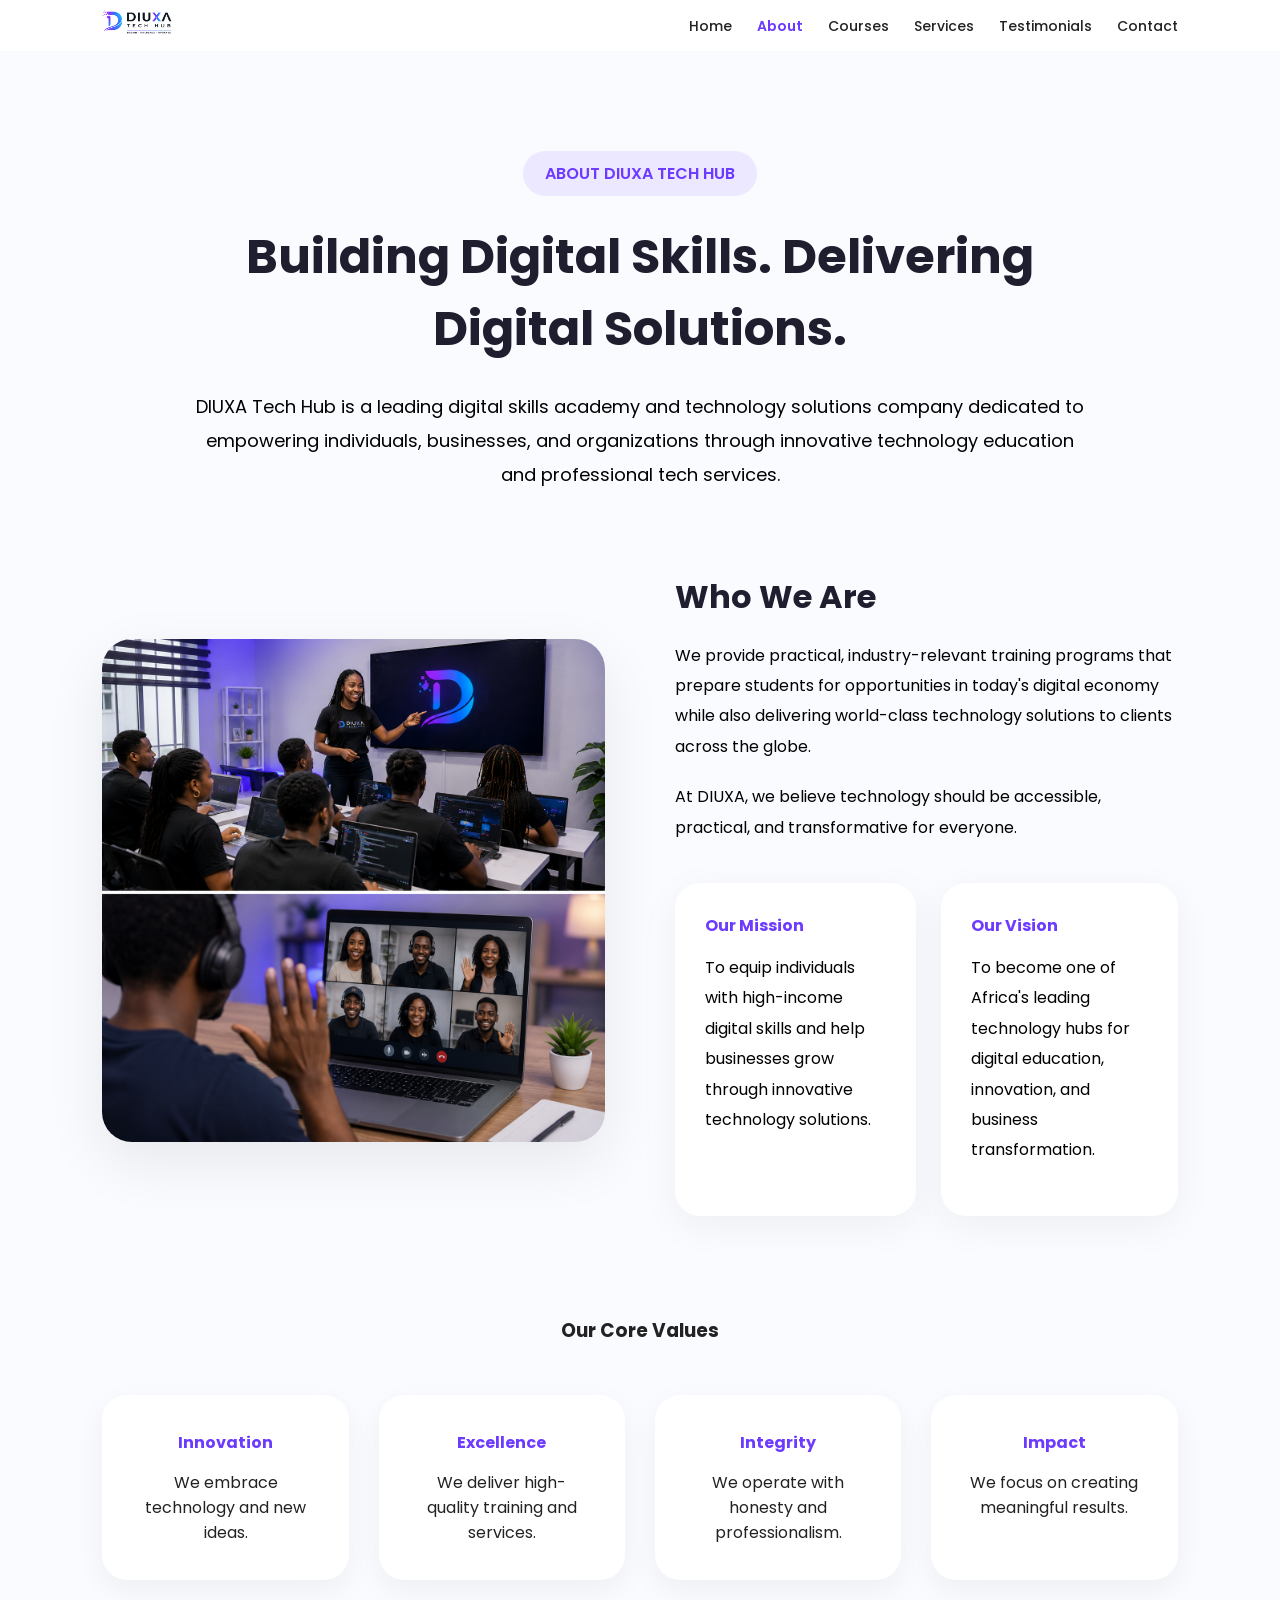
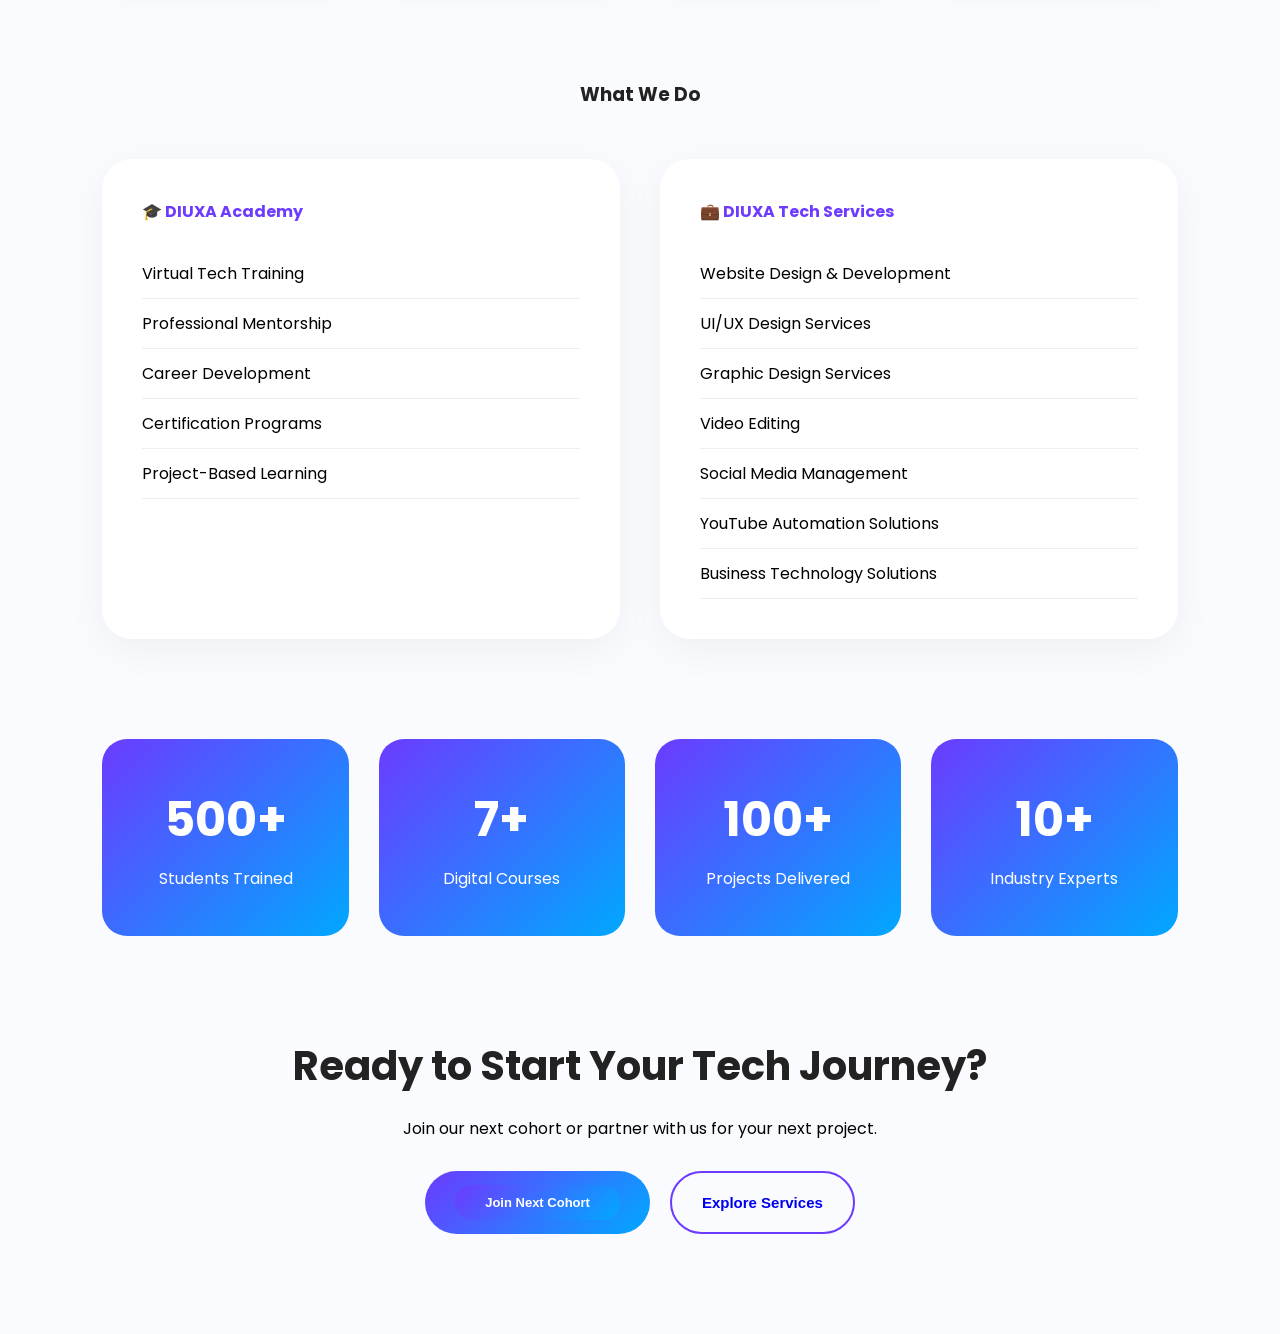
<file: about.html>
<!DOCTYPE html>
<html lang="en">
<head>
    <meta charset="UTF-8">
    <meta name="viewport" content="width=device-width, initial-scale=1.0">
    <title>About DIUXA Tech Hub</title>

    <link rel="stylesheet" href="style.css">

</head>
<body>

    <!-- ================= NAVBAR ================= -->

    <header class="navbar">
        <div class="logo">
            <img src="diuxalogod.png" alt="DIUXA Logo">
        </div>

        <nav>
            <ul class="nav-links">
                <li><a href="index.html">Home</a></li>
                <li><a href="about.html" class="active">About</a></li>
                <li><a href="courses.html">Courses</a></li>
                <li><a href="services.html">Services</a></li>
                <li><a href="testimonials.html">Testimonials</a></li>
                <li><a href="contact.html">Contact</a></li>
            </ul>
        </nav>

        
    </header>
    
    <!-- ================= ABOUT SECTION ================= -->

<section class="about" id="about">

    <div class="about-header">

        <span class="section-tag">
            ABOUT DIUXA TECH HUB
        </span>

        <h2>
            Building Digital Skills.
            Delivering Digital Solutions.
        </h2>

        <p class="about-intro">
            DIUXA Tech Hub is a leading digital skills academy and technology
            solutions company dedicated to empowering individuals,
            businesses, and organizations through innovative technology
            education and professional tech services.
        </p>

    </div>


    <!-- About Content -->

    <div class="about-content">

        <div class="about-image">
            <img src="diuxalearn.png" alt="DIUXA Students Learning">
        </div>

        <div class="about-text">

            <h3>Who We Are</h3>

            <p>
                We provide practical, industry-relevant training programs
                that prepare students for opportunities in today's digital
                economy while also delivering world-class technology
                solutions to clients across the globe.
            </p>

            <p>
                At DIUXA, we believe technology should be accessible,
                practical, and transformative for everyone.
            </p>

            <div class="mission-vision">

                <div class="mv-card">
                    <h4>Our Mission</h4>
                    <p>
                        To equip individuals with high-income digital skills
                        and help businesses grow through innovative technology solutions.
                    </p>
                </div>

                <div class="mv-card">
                    <h4>Our Vision</h4>
                    <p>
                        To become one of Africa's leading technology hubs
                        for digital education, innovation, and business transformation.
                    </p>
                </div>

            </div>

        </div>

    </div>


    <!-- Core Values -->

    <div class="values-section">

        <h3>Our Core Values</h3>

        <div class="values-grid">

            <div class="value-card">
                <h4>Innovation</h4>
                <p>We embrace technology and new ideas.</p>
            </div>

            <div class="value-card">
                <h4>Excellence</h4>
                <p>We deliver high-quality training and services.</p>
            </div>

            <div class="value-card">
                <h4>Integrity</h4>
                <p>We operate with honesty and professionalism.</p>
            </div>

            <div class="value-card">
                <h4>Impact</h4>
                <p>We focus on creating meaningful results.</p>
            </div>

        </div>

    </div>


    <!-- What We Do -->

    <div class="what-we-do">

        <h3>What We Do</h3>

        <div class="services-wrapper">

            <div class="academy-box">

                <h4>🎓 DIUXA Academy</h4>

                <ul>
                    <li>Virtual Tech Training</li>
                    <li>Professional Mentorship</li>
                    <li>Career Development</li>
                    <li>Certification Programs</li>
                    <li>Project-Based Learning</li>
                </ul>

            </div>

            <div class="business-box">

                <h4>💼 DIUXA Tech Services</h4>

                <ul>
                    <li>Website Design & Development</li>
                    <li>UI/UX Design Services</li>
                    <li>Graphic Design Services</li>
                    <li>Video Editing</li>
                    <li>Social Media Management</li>
                    <li>YouTube Automation Solutions</li>
                    <li>Business Technology Solutions</li>
                </ul>

            </div>

        </div>

    </div>


    <!-- Statistics -->

    <div class="stats">

        <div class="stat-box">
            <h2>500+</h2>
            <p>Students Trained</p>
        </div>

        <div class="stat-box">
            <h2>7+</h2>
            <p>Digital Courses</p>
        </div>

        <div class="stat-box">
            <h2>100+</h2>
            <p>Projects Delivered</p>
        </div>

        <div class="stat-box">
            <h2>10+</h2>
            <p>Industry Experts</p>
        </div>

    </div>


    <!-- CTA -->

    <div class="about-cta">

        <h3>
            Ready to Start Your Tech Journey?
        </h3>

        <p>
            Join our next cohort or partner with us for your next project.
        </p>

        <div class="about-buttons">
            <button class="btn-primary">
                
                <a href="https://wa.me/2349069957433" class="social-btn" target="_blank">Join Next Cohort</a>
            </button>

            <button class="btn-outline">
                <a href="services.html" class="about-buttons" target="_blank">Explore Services</a>
            </button>
        </div>

    </div>

</section>
</body>
</html>
</file>
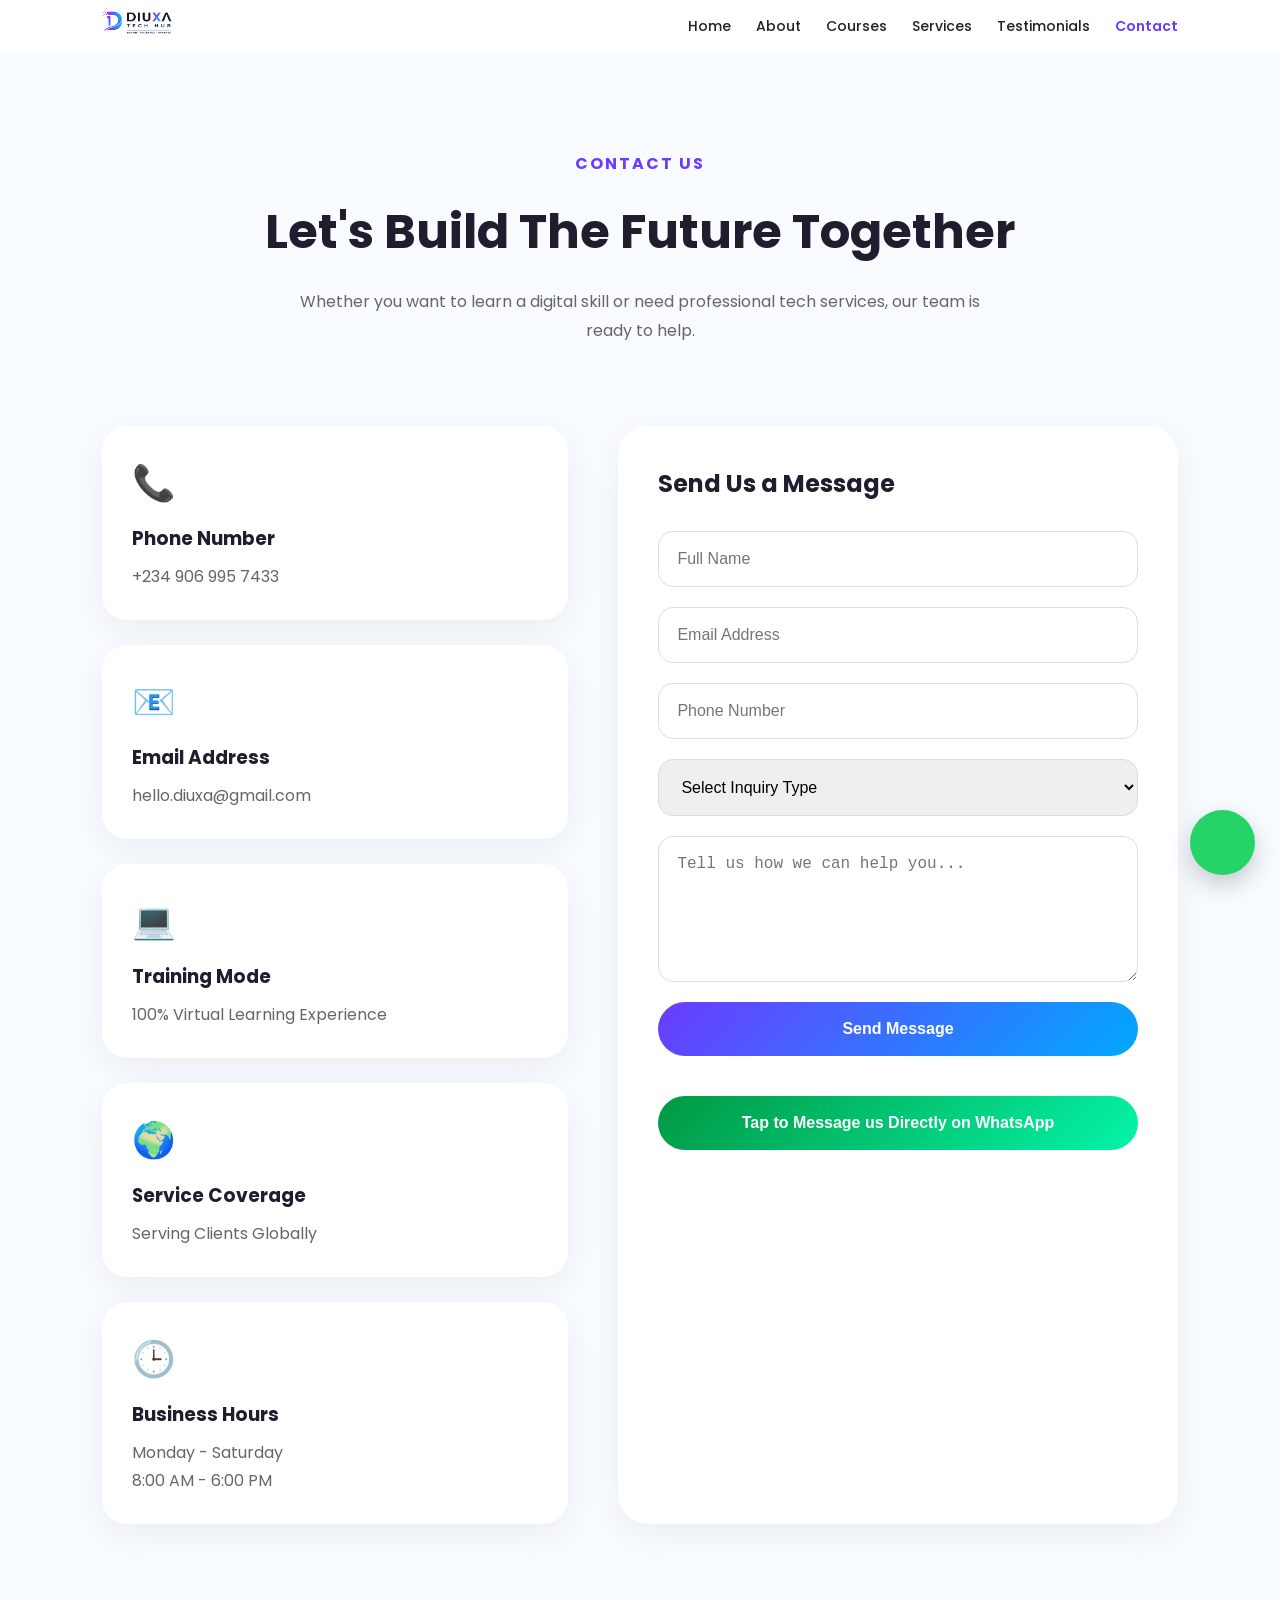
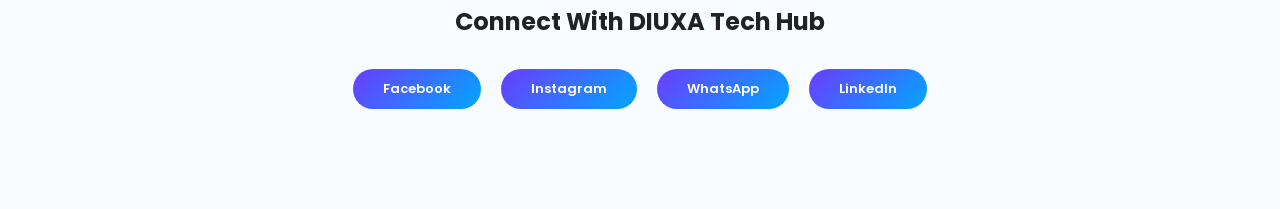
<file: contact.html>
<!DOCTYPE html>
<html lang="en">
<head>
    <meta charset="UTF-8">
    <meta name="viewport" content="width=device-width, initial-scale=1.0">
    <title>Contact - DIUXA Tech HUB</title>
    <link rel="stylesheet" href="style.css">
</head>

<body>

    <!-- ================= NAVBAR ================= -->

    <header>
    <nav class="navbar">

        <!-- Logo -->
        <div class="logo">
            <img src="diuxalogod.png" alt="DIUXA Tech Hub Logo">
        </div>

        <!-- Navigation Links -->
        <ul class="nav-links">
            <li><a href="index.html">Home</a></li>
            <li><a href="about.html">About</a></li>
            <li><a href="courses.html">Courses</a></li>
            <li><a href="services.html">Services</a></li>
            <li><a href="testimonials.html">Testimonials</a></li>
            <li><a href="contact.html" class="active">Contact</a></li>
        </ul>

    </nav>
</header>

    <!-- ================= CONTACT SECTION ================= -->

<section class="contact-page">

    <div class="contact-header">

        <span>CONTACT US</span>

        <h1>Let's Build The Future Together</h1>

        <p>
            Whether you want to learn a digital skill or need
            professional tech services, our team is ready to help.
        </p>

    </div>


    <div class="contact-container">

        <!-- Contact Information -->

        <div class="contact-info">

            <div class="info-card">
                <div class="icon">📞</div>
                <h3>Phone Number</h3>
                <p>+234 906 995 7433</p>
            </div>

            <div class="info-card">
                <div class="icon">📧</div>
                <h3>Email Address</h3>
                <p>hello.diuxa@gmail.com</p>
            </div>

            <div class="info-card">
                <div class="icon">💻</div>
                <h3>Training Mode</h3>
                <p>100% Virtual Learning Experience</p>
            </div>

            <div class="info-card">
                <div class="icon">🌍</div>
                <h3>Service Coverage</h3>
                <p>Serving Clients Globally</p>
            </div>

            <div class="info-card">
                <div class="icon">🕒</div>
                <h3>Business Hours</h3>
                <p>Monday - Saturday<br>8:00 AM - 6:00 PM</p>
            </div>

        </div>


        <!-- Contact Form -->

        <div class="contact-form">

            <h2>Send Us a Message</h2>

        <form action="https://formspree.io/f/mgojkqoy" method="POST">

        <input
            type="text"
            name="name"
            placeholder="Full Name"
            required
    >

    <input
        type="email"
        name="email"
        placeholder="Email Address"
        required
    >

    <input
        type="text"
        name="phone"
        placeholder="Phone Number"
    >

    <select name="inquiry" required>
        <option value="">Select Inquiry Type</option>
        <option value="Course Registration">
            Course Registration
        </option>
        <option value="Request Service">
            Request a Service
        </option>
        <option value="Partnership">
            Partnership Opportunity
        </option>
        <option value="General Inquiry">
            General Inquiry
        </option>
    </select>

    <textarea
        name="message"
        placeholder="Tell us how we can help you..."
        rows="6"
        required
    ></textarea>

    <button type="submit" class="contact-btn">
        Send Message
    </button>

    <div class="whatsapp-contact">
        <p id="whatsapp-message"></p>
    </div>  
    
    <button id="whatsapp-button" class="contactbtn">
        <a class="underline" href="https://wa.me/2349069957433?text=Hello%20DIUXA%20Tech%20Hub,%20I%20would%20like%20to%20inquire%20about%20your%20services." target="_blank">
        Tap to Message us Directly on WhatsApp
    </a>
    </button>   
        </div>  
</form>

        </div>

    </div>


    <!-- Social Media -->

    <div class="social-section">

        <h2>Connect With DIUXA Tech Hub</h2>

        <div class="social-buttons">

            <div class="social-buttons">

    <a href="https://web.facebook.com/hellodiuxa/" class="social-btn" target="_blank">
        Facebook
    </a>

    <a href="https://instagram.com/diuxatechhub/" class="social-btn" target="_blank">
        Instagram
    </a>

    <a href="https://wa.me/2349069957433" class="social-btn" target="_blank">
        WhatsApp
    </a>

    <a href="https://www.linkedin.com/in/david-isaiah?" class="social-btn" target="_blank">
        LinkedIn
    </a>

</div>

        </div>

    </div>

</section>


<!-- Floating WhatsApp Button -->
    <a href="https://wa.me/2349069957433?text=Hello%20DIUXA%20Tech%20Hub,%20I%20would%20like%20to%20learn%20more%20about%20your%20training%20programs%20and%20tech%20services."
        class="whatsapp-btn"
        target="_blank">

        <i class="fab fa-whatsapp"></i>

    </a>

   



</body>
</html>
</file>
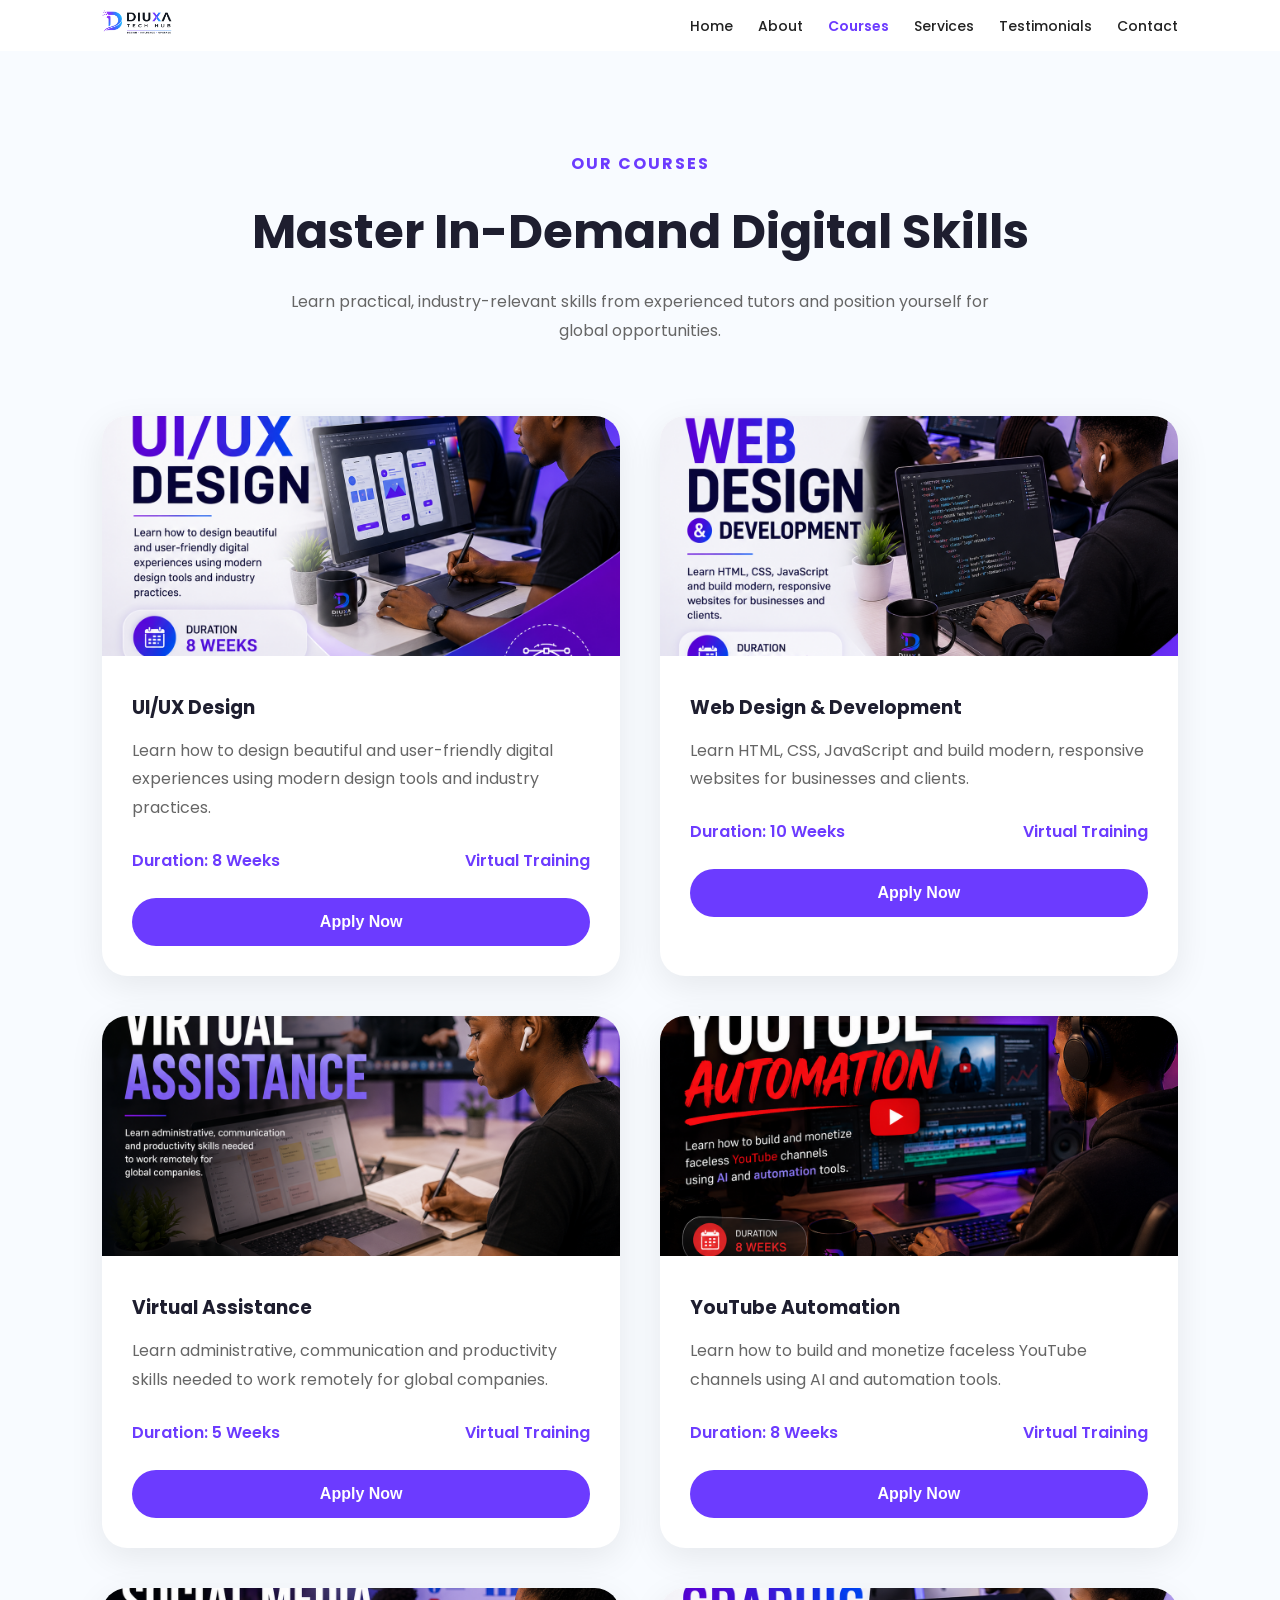
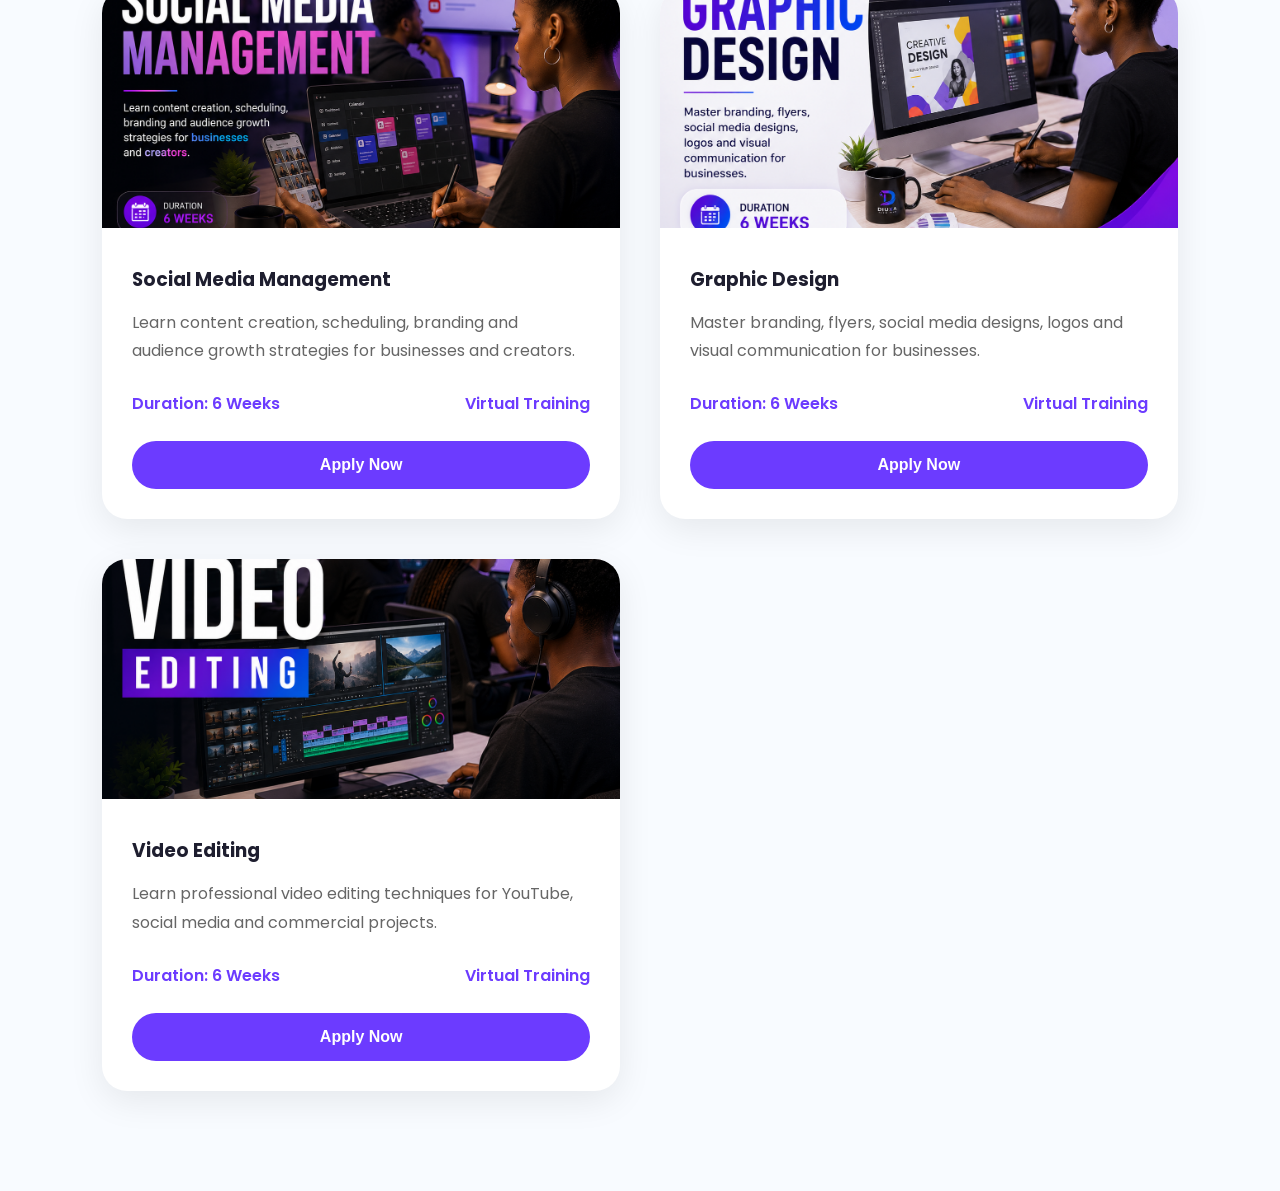
<file: courses.html>
<!DOCTYPE html>
<html lang="en">
<head>
    <meta charset="UTF-8">
    <meta name="viewport" content="width=device-width, initial-scale=1.0">
    <title>Courses - DIUXA Tech Hub</title>

    <link rel="stylesheet" href="style.css">

</head>
<body>
    <!-- ================= NAVBAR ================= -->

    <header>
    <nav class="navbar">

        <!-- Logo -->
        <div class="logo">
            <img src="diuxalogod.png" alt="DIUXA Tech Hub Logo">
        </div>

        <!-- Navigation Links -->
        <ul class="nav-links">
            <li><a href="index.html">Home</a></li>
            <li><a href="about.html">About</a></li>
            <li><a href="courses.html" class="active">Courses</a></li>
            <li><a href="services.html">Services</a></li>
            <li><a href="testimonials.html">Testimonials</a></li>
            <li><a href="contact.html">Contact</a></li>
        </ul>

    </nav>
</header>  

    <!-- ================= COURSES SECTION ================= -->

<section class="courses-page">

    <div class="section-title">
        <span>OUR COURSES</span>
        <h1>Master In-Demand Digital Skills</h1>
        <p>
            Learn practical, industry-relevant skills from experienced tutors
            and position yourself for global opportunities.
        </p>
    </div>

    <div class="courses-container">

        <!-- UI UX -->
        <div class="course-card">
            <img src="images/uiuxdesign.png" alt="UI UX Design">

            <div class="course-content">
                <h3>UI/UX Design</h3>

                <p>
                    Learn how to design beautiful and user-friendly digital
                    experiences using modern design tools and industry practices.
                </p>

                <div class="course-info">
                    <span>Duration: 8 Weeks</span>
                    <span>Virtual Training</span>
                </div>

                <button class="course-btn">
                    <a class="underline" href="https://wa.me/2349069957433?text=Hello%20DIUXA%20Tech%20Hub,%20I%20am%20interested%20in%20the%20UI/UX%20Design%20course."
            class="enroll-btn"
            target="_blank">

            Apply Now

            </a>
                </button>
            </div>
        </div>



        <!-- Web Design -->
        <div class="course-card">
            <img src="images/webdevelopment.png" alt="Web Design">

            <div class="course-content">
                <h3>Web Design & Development</h3>

                <p>
                    Learn HTML, CSS, JavaScript and build modern,
                    responsive websites for businesses and clients.
                </p>

                <div class="course-info">
                    <span>Duration: 10 Weeks</span>
                    <span>Virtual Training</span>
                </div>

                <button class="course-btn">
                    <a class="underline" href="https://wa.me/2349069957443?text=Hello%20DIUXA%20Tech%20Hub,%20I%20am%20interested%20in%20the%20Web%20Design%20and%20Development%20course."
            class="enroll-btn"
            target="_blank">

                Apply Now

            </a>
                </button>
            </div>
        </div>




        <!-- Virtual Assistance -->
        <div class="course-card">
            <img src="images/va.png" alt="Virtual Assistance">

            <div class="course-content">
                <h3>Virtual Assistance</h3>

                <p>
                    Learn administrative, communication and productivity
                    skills needed to work remotely for global companies.
                </p>

                <div class="course-info">
                    <span>Duration: 5 Weeks</span>
                    <span>Virtual Training</span>
                </div>

                <button class="course-btn">
                    <a href="https://wa.me/2349069957433?text=Hello%20DIUXA%20Tech%20Hub,%20I%20am%20interested%20in%20the%20Virtual%20Assistance%20course."
            class="underline"
            target="_blank">

                Apply Now

            </a>
                </button>
            </div>
        </div>


        <!-- YouTube Automation -->
        <div class="course-card">
            <img src="images/youtube.png" alt="YouTube Automation">

            <div class="course-content">
                <h3>YouTube Automation</h3>

                <p>
                    Learn how to build and monetize faceless YouTube channels
                    using AI and automation tools.
                </p>

                <div class="course-info">
                    <span>Duration: 8 Weeks</span>
                    <span>Virtual Training</span>
                </div>

                <button class="course-btn">
                     <a href="https://wa.me/2349069957433?text=Hello%20DIUXA%20Tech%20Hub,%20I%20am%20interested%20in%20the%20YouTube%20Automation%20course."
            class="underline"
            target="_blank">

                Apply Now

            </a>
                </button>
            </div>
        </div>


        <!-- Social Media Management -->
        <div class="course-card">
            <img src="images/smm.png" alt="Social Media Management">

            <div class="course-content">
                <h3>Social Media Management</h3>

                <p>
                    Learn content creation, scheduling, branding and audience
                    growth strategies for businesses and creators.
                </p>

                <div class="course-info">
                    <span>Duration: 6 Weeks</span>
                    <span>Virtual Training</span>
                </div>

                <button class="course-btn">
                     <a href="https://wa.me/2349069957433?text=Hello%20DIUXA%20Tech%20Hub,%20I%20want%20to%20register%20for%20the%20Social%20Media%20Management%20training."
        class="underline"
        target="_blank">

            Apply Now

        </a>
                </button>
            </div>
        </div>



        <!-- Graphic Design -->
        <div class="course-card">
            <img src="images/graphicdesign.png" alt="Graphic Design">

            <div class="course-content">
                <h3>Graphic Design</h3>

                <p>
                    Master branding, flyers, social media designs,
                    logos and visual communication for businesses.
                </p>

                <div class="course-info">
                    <span>Duration: 6 Weeks</span>
                    <span>Virtual Training</span>
                </div>

                <button class="course-btn">
                    Apply Now
                </button>
            </div>
        </div>


        


        <!-- Video Editing -->
        <div class="course-card">
            <img src="images/videoediting.png" alt="Video Editing">

            <div class="course-content">
                <h3>Video Editing</h3>

                <p>
                    Learn professional video editing techniques for YouTube,
                    social media and commercial projects.
                </p>

                <div class="course-info">
                    <span>Duration: 6 Weeks</span>
                    <span>Virtual Training</span>
                </div>

                <button class="course-btn">
                    <a href="https://wa.me/2349069957433?text=Hello%20DIUXA%20Tech%20Hub,%20I%20am%20interested%20in%20the%20Social%20Media%20Management%20course."
            class="underline"
            target="_blank">

                Apply Now

            </a>
                </button>
            </div>
        </div>

    </div>

</section>
</body>
</html>
</file>
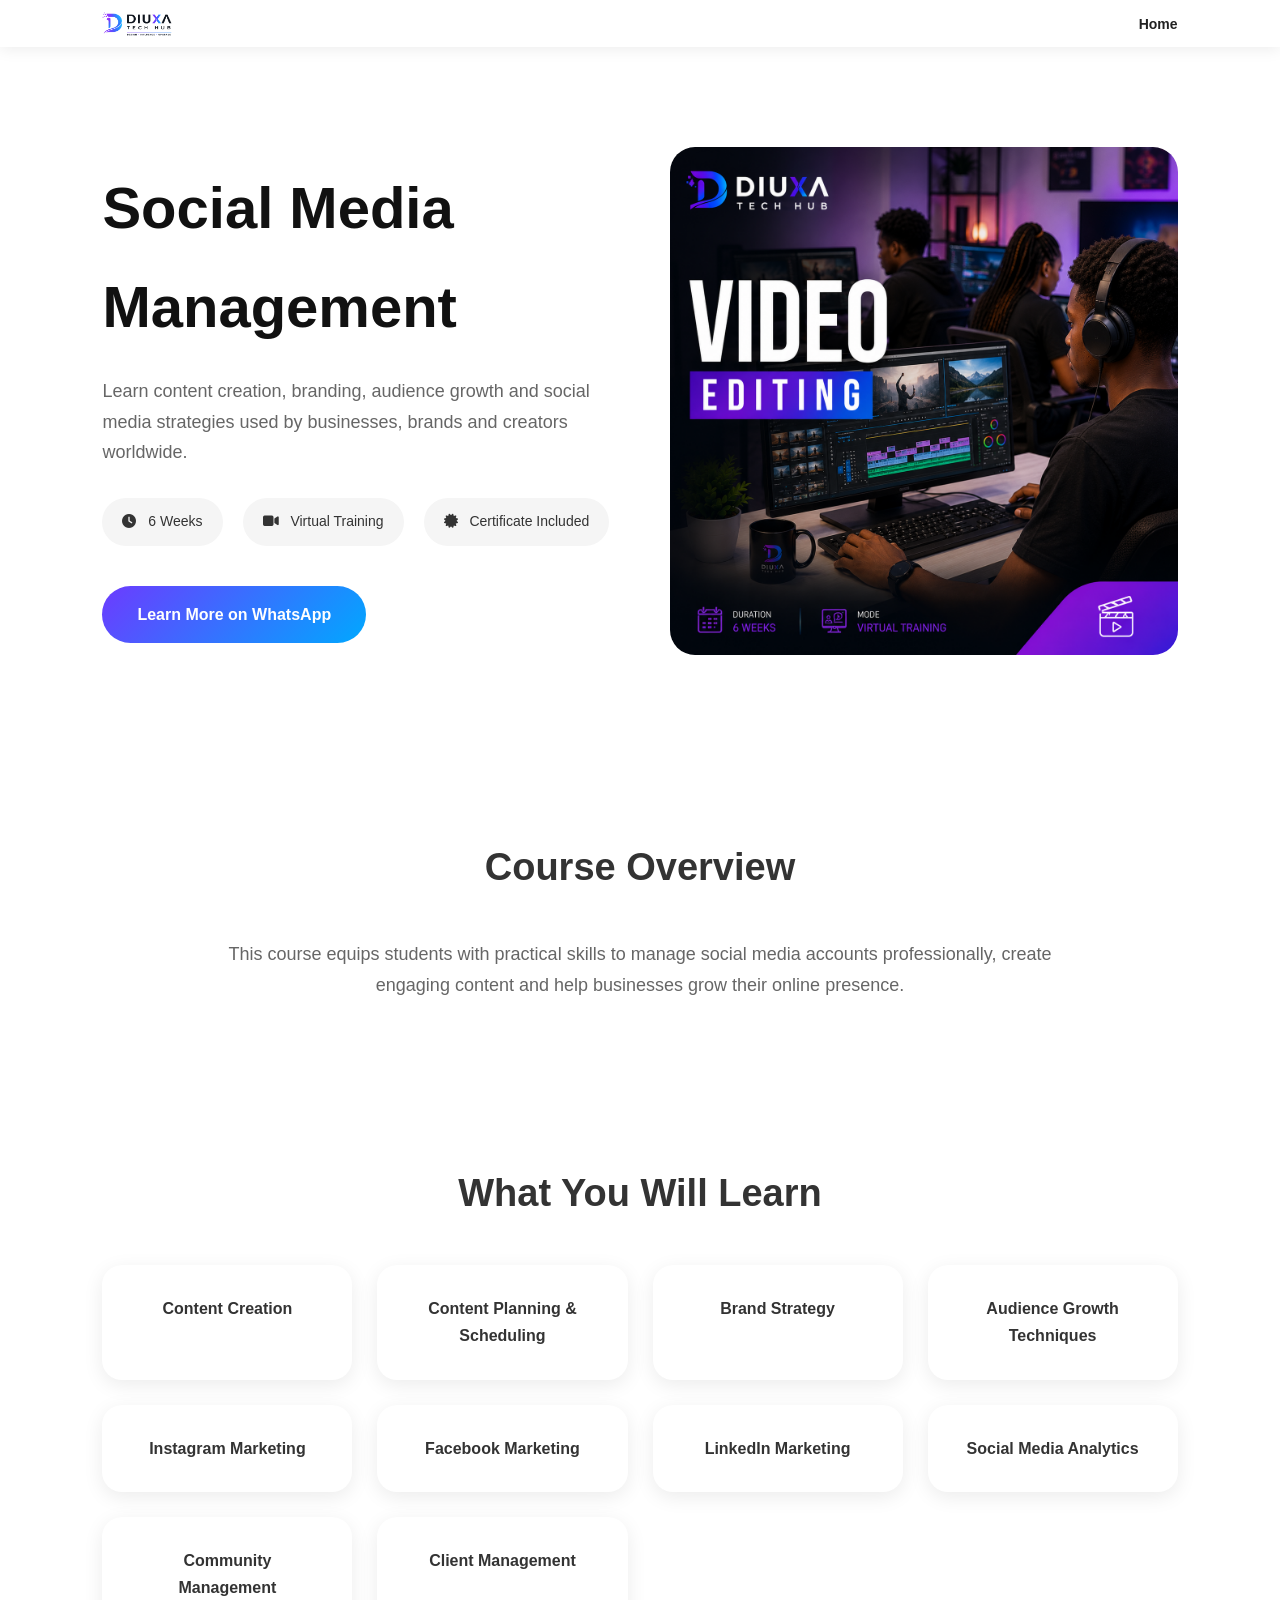
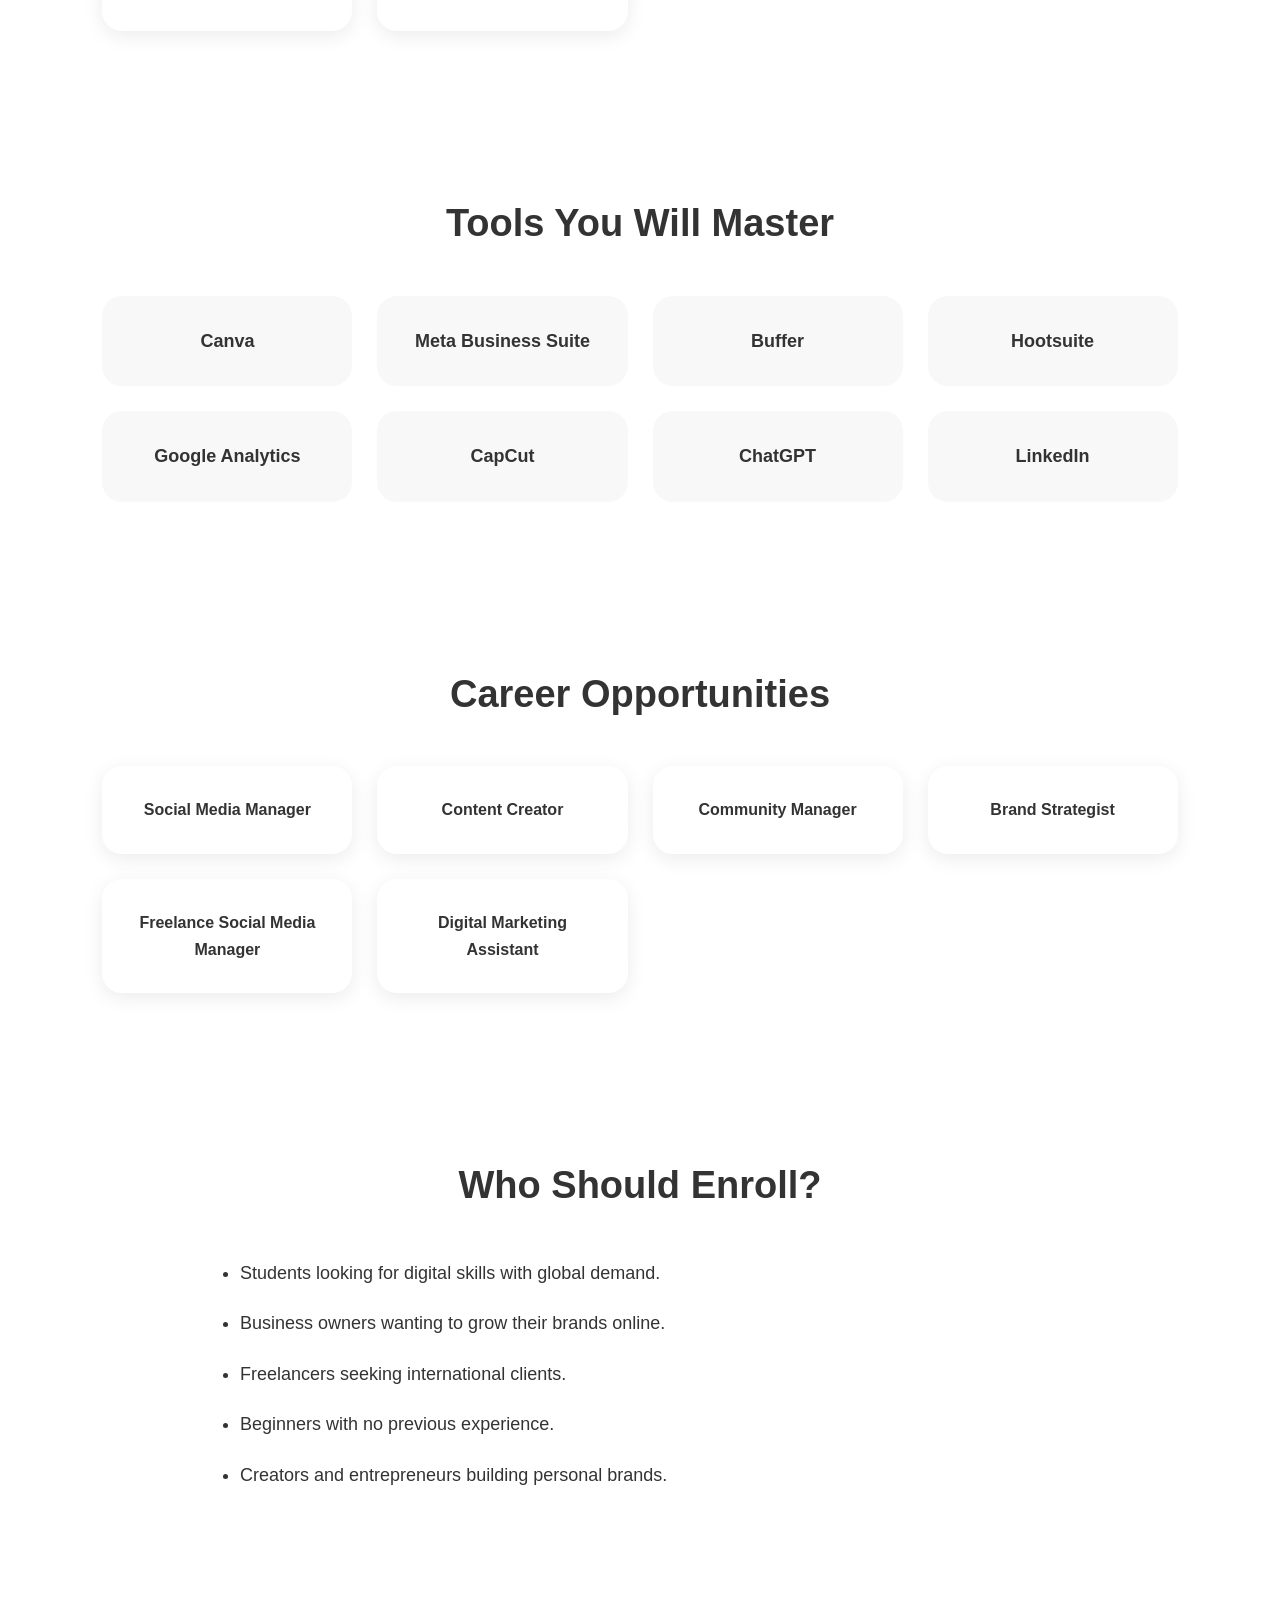
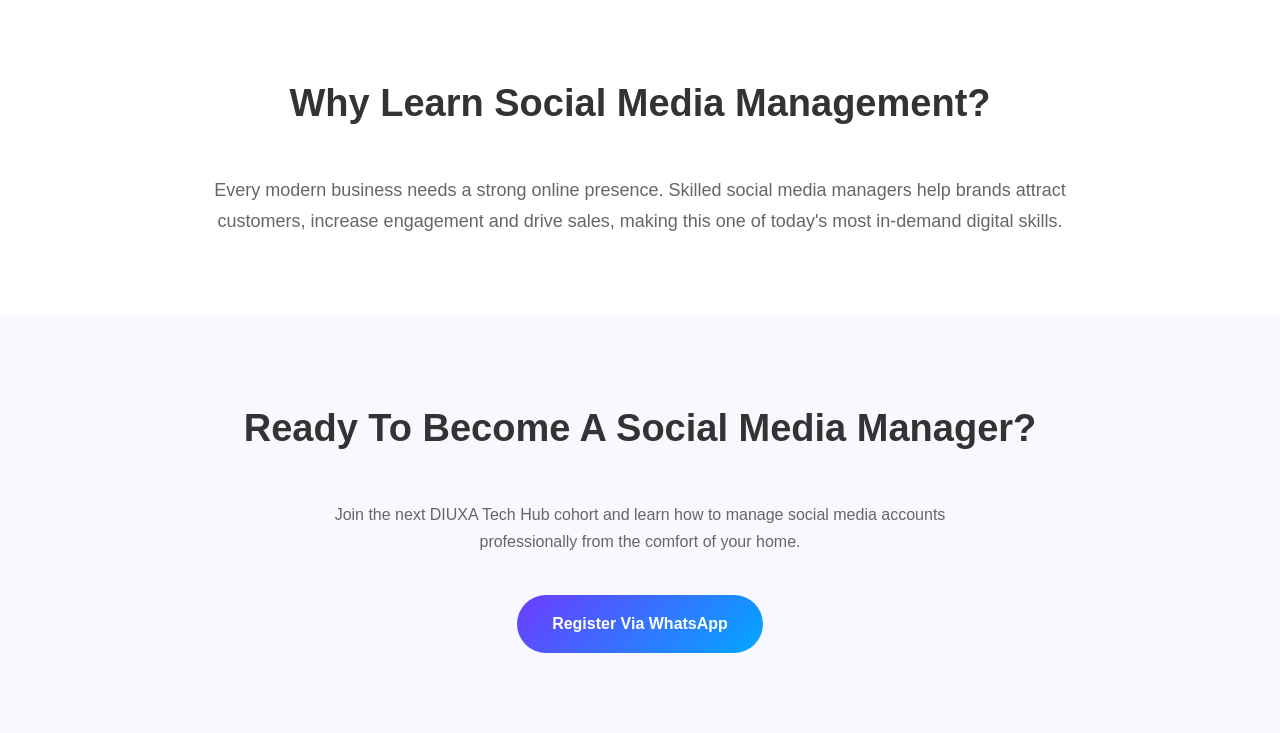
<file: pve.html>
<!DOCTYPE html>
<html lang="en">

<head>
    <meta charset="UTF-8">
    <meta name="viewport" content="width=device-width, initial-scale=1.0">
    <title>Social Media Management | DIUXA Tech Hub</title>

    <link rel="stylesheet" href="courses.css">

    <link rel="stylesheet"
    href="https://cdnjs.cloudflare.com/ajax/libs/font-awesome/6.6.0/css/all.min.css">
</head>

<body>

    <!-- NAVIGATION -->
    <nav class="navbar">

        <div class="logo">
            <img src="diuxalogod.png" alt="DIUXA Tech Hub Logo">
        </div>

        <ul class="nav-links">
            <li><a href="index.html">Home</a></li>
        </ul>

    </nav>


    <!-- HERO SECTION -->
    <section class="hero">

        <div class="hero-content">

            <h1>Social Media Management</h1>

            <p>
                Learn content creation, branding, audience growth and social media strategies used by businesses, brands and creators worldwide.
            </p>

            <div class="course-info">

                <span>
                    <i class="fa-solid fa-clock"></i>
                    6 Weeks
                </span>

                <span>
                    <i class="fa-solid fa-video"></i>
                    Virtual Training
                </span>

                <span>
                    <i class="fa-solid fa-certificate"></i>
                    Certificate Included
                </span>

            </div>

            <a href="https://wa.me/2349069957433?text=Hello%20DIUXA%20Tech%20Hub,%20I%20am%20interested%20in%20the%20Social%20Media%20Management%20course."
            class="enroll-btn"
            target="_blank">

                Learn More on WhatsApp

            </a>

        </div>

        <div class="hero-image">
            <img src="images/videoediting.png"
            alt="Social Media Management Students">
        </div>

    </section>


    <!-- COURSE OVERVIEW -->
    <section class="overview">

        <h2>Course Overview</h2>

        <p>
            This course equips students with practical skills to manage social media accounts professionally, create engaging content and help businesses grow their online presence.
        </p>

    </section>


    <!-- WHAT YOU WILL LEARN -->
    <section class="skills">

        <h2>What You Will Learn</h2>

        <div class="skills-grid">

            <div class="skill-card">Content Creation</div>

            <div class="skill-card">Content Planning & Scheduling</div>

            <div class="skill-card">Brand Strategy</div>

            <div class="skill-card">Audience Growth Techniques</div>

            <div class="skill-card">Instagram Marketing</div>

            <div class="skill-card">Facebook Marketing</div>

            <div class="skill-card">LinkedIn Marketing</div>

            <div class="skill-card">Social Media Analytics</div>

            <div class="skill-card">Community Management</div>

            <div class="skill-card">Client Management</div>

        </div>

    </section>


    <!-- TOOLS -->
    <section class="tools">

        <h2>Tools You Will Master</h2>

        <div class="tools-container">

            <div class="tool-card">Canva</div>

            <div class="tool-card">Meta Business Suite</div>

            <div class="tool-card">Buffer</div>

            <div class="tool-card">Hootsuite</div>

            <div class="tool-card">Google Analytics</div>

            <div class="tool-card">CapCut</div>

            <div class="tool-card">ChatGPT</div>

            <div class="tool-card">LinkedIn</div>

        </div>

    </section>


    <!-- CAREER OPPORTUNITIES -->
    <section class="career">

        <h2>Career Opportunities</h2>

        <div class="career-grid">

            <div class="career-card">Social Media Manager</div>

            <div class="career-card">Content Creator</div>

            <div class="career-card">Community Manager</div>

            <div class="career-card">Brand Strategist</div>

            <div class="career-card">Freelance Social Media Manager</div>

            <div class="career-card">Digital Marketing Assistant</div>

        </div>

    </section>


    <!-- WHO SHOULD ENROLL -->
    <section class="audience">

        <h2>Who Should Enroll?</h2>

        <ul>

            <li>Students looking for digital skills with global demand.</li>

            <li>Business owners wanting to grow their brands online.</li>

            <li>Freelancers seeking international clients.</li>

            <li>Beginners with no previous experience.</li>

            <li>Creators and entrepreneurs building personal brands.</li>

        </ul>

    </section>


    <!-- WHY LEARN -->
    <section class="overview">

        <h2>Why Learn Social Media Management?</h2>

        <p>
            Every modern business needs a strong online presence. Skilled social media managers help brands attract customers, increase engagement and drive sales, making this one of today's most in-demand digital skills.
        </p>

    </section>


    <!-- CTA -->
    <section class="cta">

        <h2>Ready To Become A Social Media Manager?</h2>

        <p>
            Join the next DIUXA Tech Hub cohort and learn how to manage social media accounts professionally from the comfort of your home.
        </p>

        <a href="https://wa.me/2349069957433?text=Hello%20DIUXA%20Tech%20Hub,%20I%20want%20to%20register%20for%20the%20Social%20Media%20Management%20training."
        class="cta-btn"
        target="_blank">

            Register Via WhatsApp

        </a>

    </section>

</body>

</html>
</file>
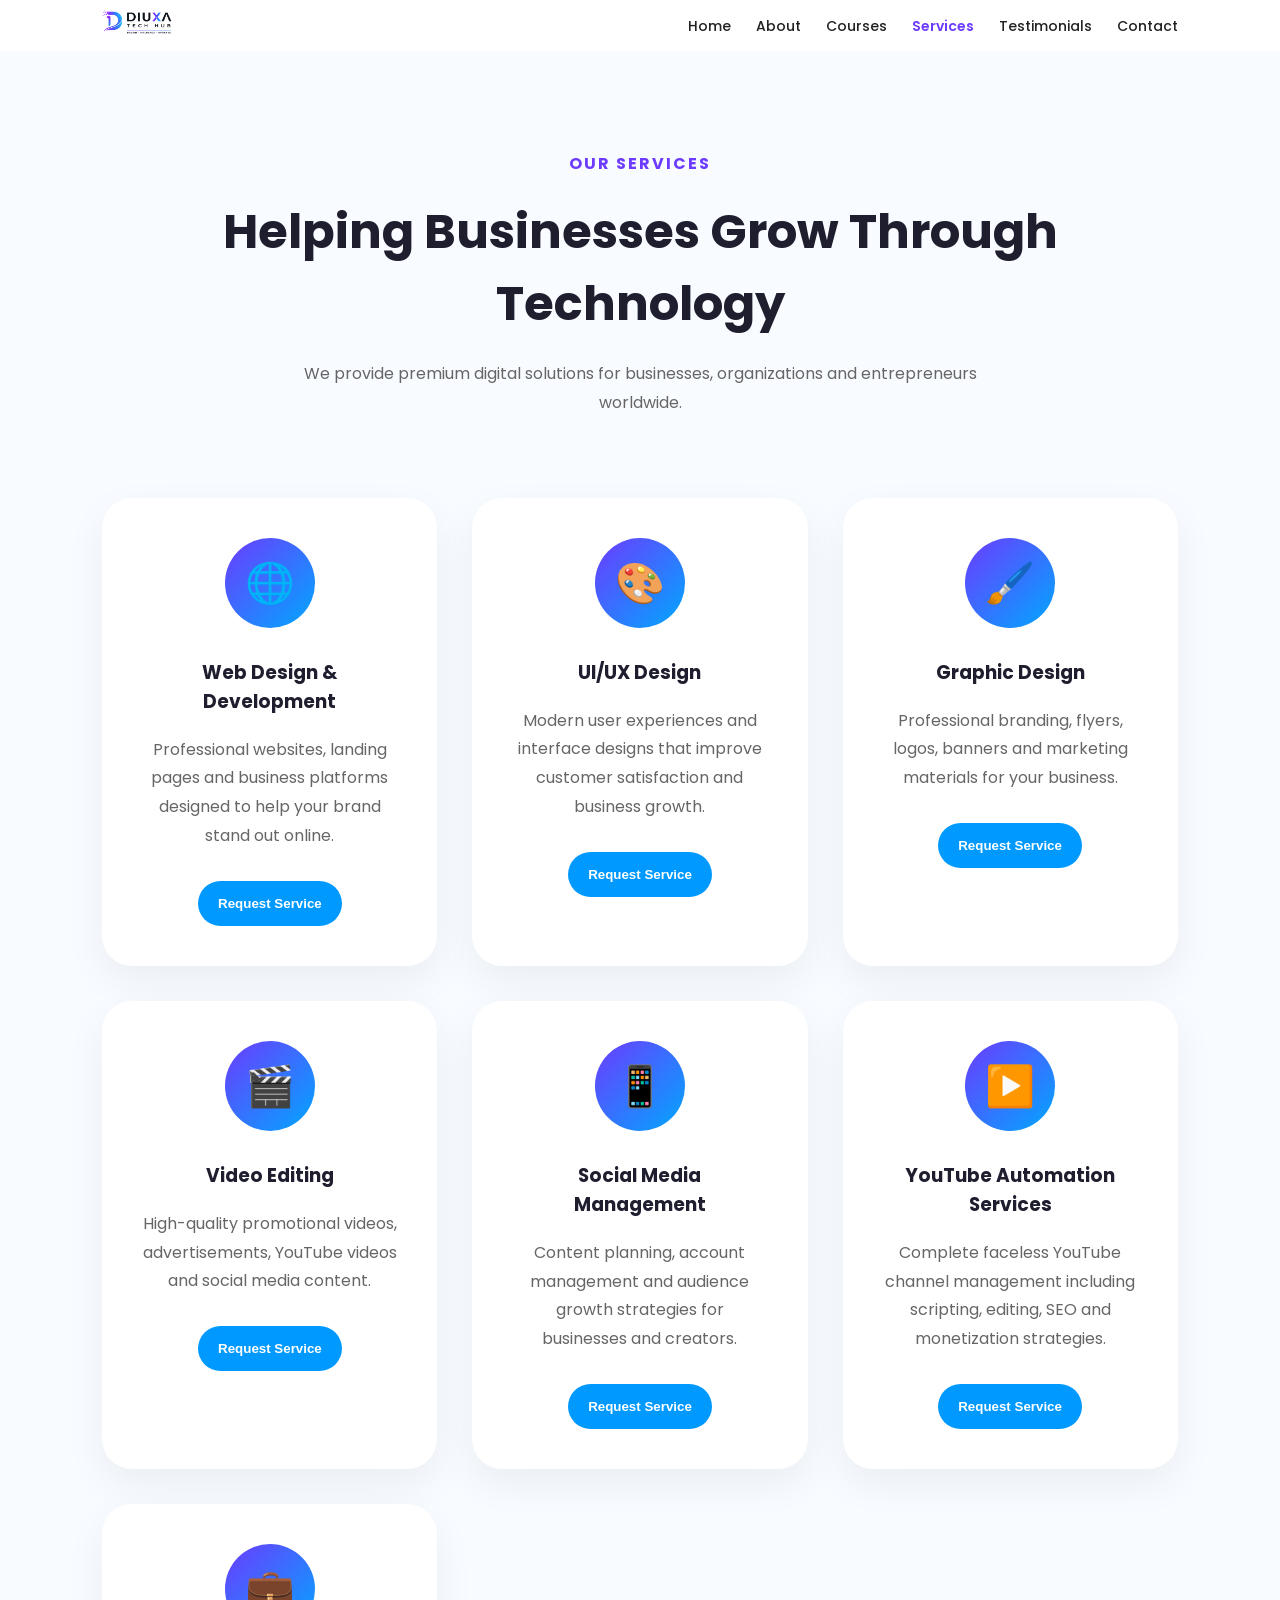
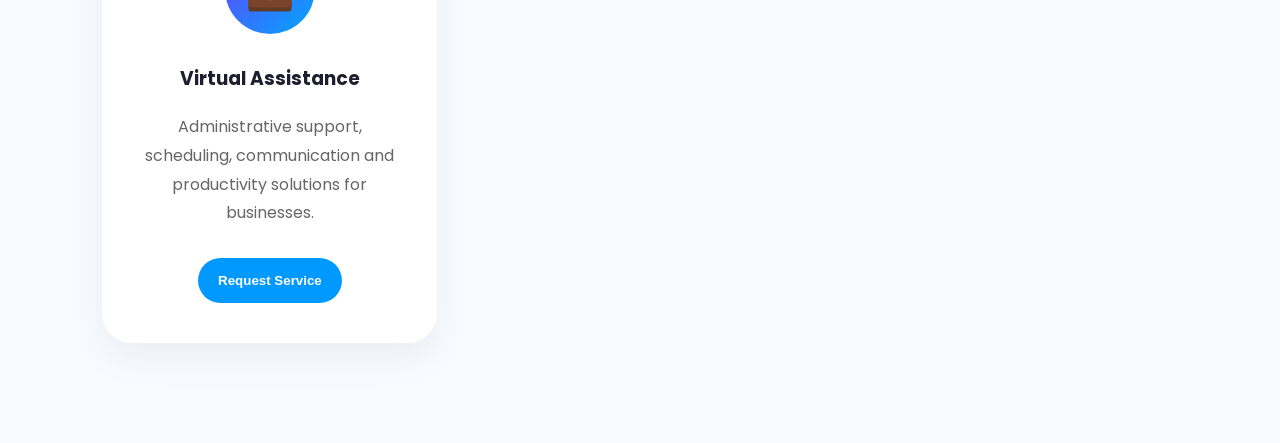
<file: services.html>
<!DOCTYPE html>
<html lang="en">
<head>
    <meta charset="UTF-8">
    <meta name="viewport" content="width=device-width, initial-scale=1.0">
    <title>Services - DIUXA Tech HUB</title>
    <link rel="stylesheet" href="style.css">
</head>
<body>
    <!-- ================= SERVICES SECTION ================= -->
<!-- ================= NAVBAR ================= -->

   <header>
    <nav class="navbar">

        <!-- Logo -->
        <div class="logo">
            <img src="diuxalogod.png" alt="DIUXA Tech Hub Logo">
        </div>

        <!-- Navigation Links -->
        <ul class="nav-links">
            <li><a href="index.html">Home</a></li>
            <li><a href="about.html">About</a></li>
            <li><a href="courses.html">Courses</a></li>
            <li><a href="services.html" class="active">Services</a></li>
            <li><a href="testimonials.html">Testimonials</a></li>
            <li><a href="contact.html">Contact</a></li>
        </ul>

    </nav>
</header>
    
<section class="services-page">

    <div class="section-header">
        <span>OUR SERVICES</span>

        <h1>
            Helping Businesses Grow Through Technology
        </h1>

        <p>
            We provide premium digital solutions for businesses,
            organizations and entrepreneurs worldwide.
        </p>
    </div>


    <div class="services-grid">

        <!-- Web Design -->
        <div class="service-card">

            <div class="service-icon">
                🌐
            </div>

            <h3>Web Design & Development</h3>

            <p>
                Professional websites, landing pages and business platforms
                designed to help your brand stand out online.
            </p>

            <button class="service-btn">
                <a href="https://wa.me/2349069957433" class="service-btn" target="_blank">Request Service</a>
            </button>

        </div>


        <!-- UI UX -->
        <div class="service-card">

            <div class="service-icon">
                🎨
            </div>

            <h3>UI/UX Design</h3>

            <p>
                Modern user experiences and interface designs that improve
                customer satisfaction and business growth.
            </p>

            <button class="service-btn">
                <a href="https://wa.me/2349069957433" target="_blank" class="service-btn">Request Service</a>
            </button>

        </div>


        <!-- Graphic Design -->
        <div class="service-card">

            <div class="service-icon">
                🖌️
            </div>

            <h3>Graphic Design</h3>

            <p>
                Professional branding, flyers, logos, banners and marketing
                materials for your business.
            </p>

            <button class="service-btn">
                <a href="https://wa.me/2349069957433" target="_blank" class="service-btn">Request Service</a>
            </button>

        </div>


        <!-- Video Editing -->
        <div class="service-card">

            <div class="service-icon">
                🎬
            </div>

            <h3>Video Editing</h3>

            <p>
                High-quality promotional videos, advertisements,
                YouTube videos and social media content.
            </p>

            <button class="service-btn">
                <a href="https://wa.me/2349069957433" target="_blank" class="service-btn">Request Service</a>
            </button>

        </div>


        <!-- Social Media -->
        <div class="service-card">

            <div class="service-icon">
                📱
            </div>

            <h3>Social Media Management</h3>

            <p>
                Content planning, account management and audience growth
                strategies for businesses and creators.
            </p>

            <button class="service-btn">
                <a href="https://wa.me/2349069957433" target="_blank" class="service-btn">Request Service</a>
            </button>

        </div>


        <!-- YouTube Automation -->
        <div class="service-card">

            <div class="service-icon">
                ▶️
            </div>

            <h3>YouTube Automation Services</h3>

            <p>
                Complete faceless YouTube channel management including
                scripting, editing, SEO and monetization strategies.
            </p>

            <button class="service-btn">
                <a href="https://wa.me/2349069957433" target="_blank" class="service-btn">Request Service</a>
            </button>

        </div>


        <!-- Virtual Assistance -->
        <div class="service-card">

            <div class="service-icon">
                💼
            </div>

            <h3>Virtual Assistance</h3>

            <p>
                Administrative support, scheduling, communication and
                productivity solutions for businesses.
            </p>

           <button class="service-btn">
                <a href="https://wa.me/2349069957433" target="_blank" class="service-btn">Request Service</a>
            </button>

        </div>

    </div>

</section>

</body>
</html>
</file>
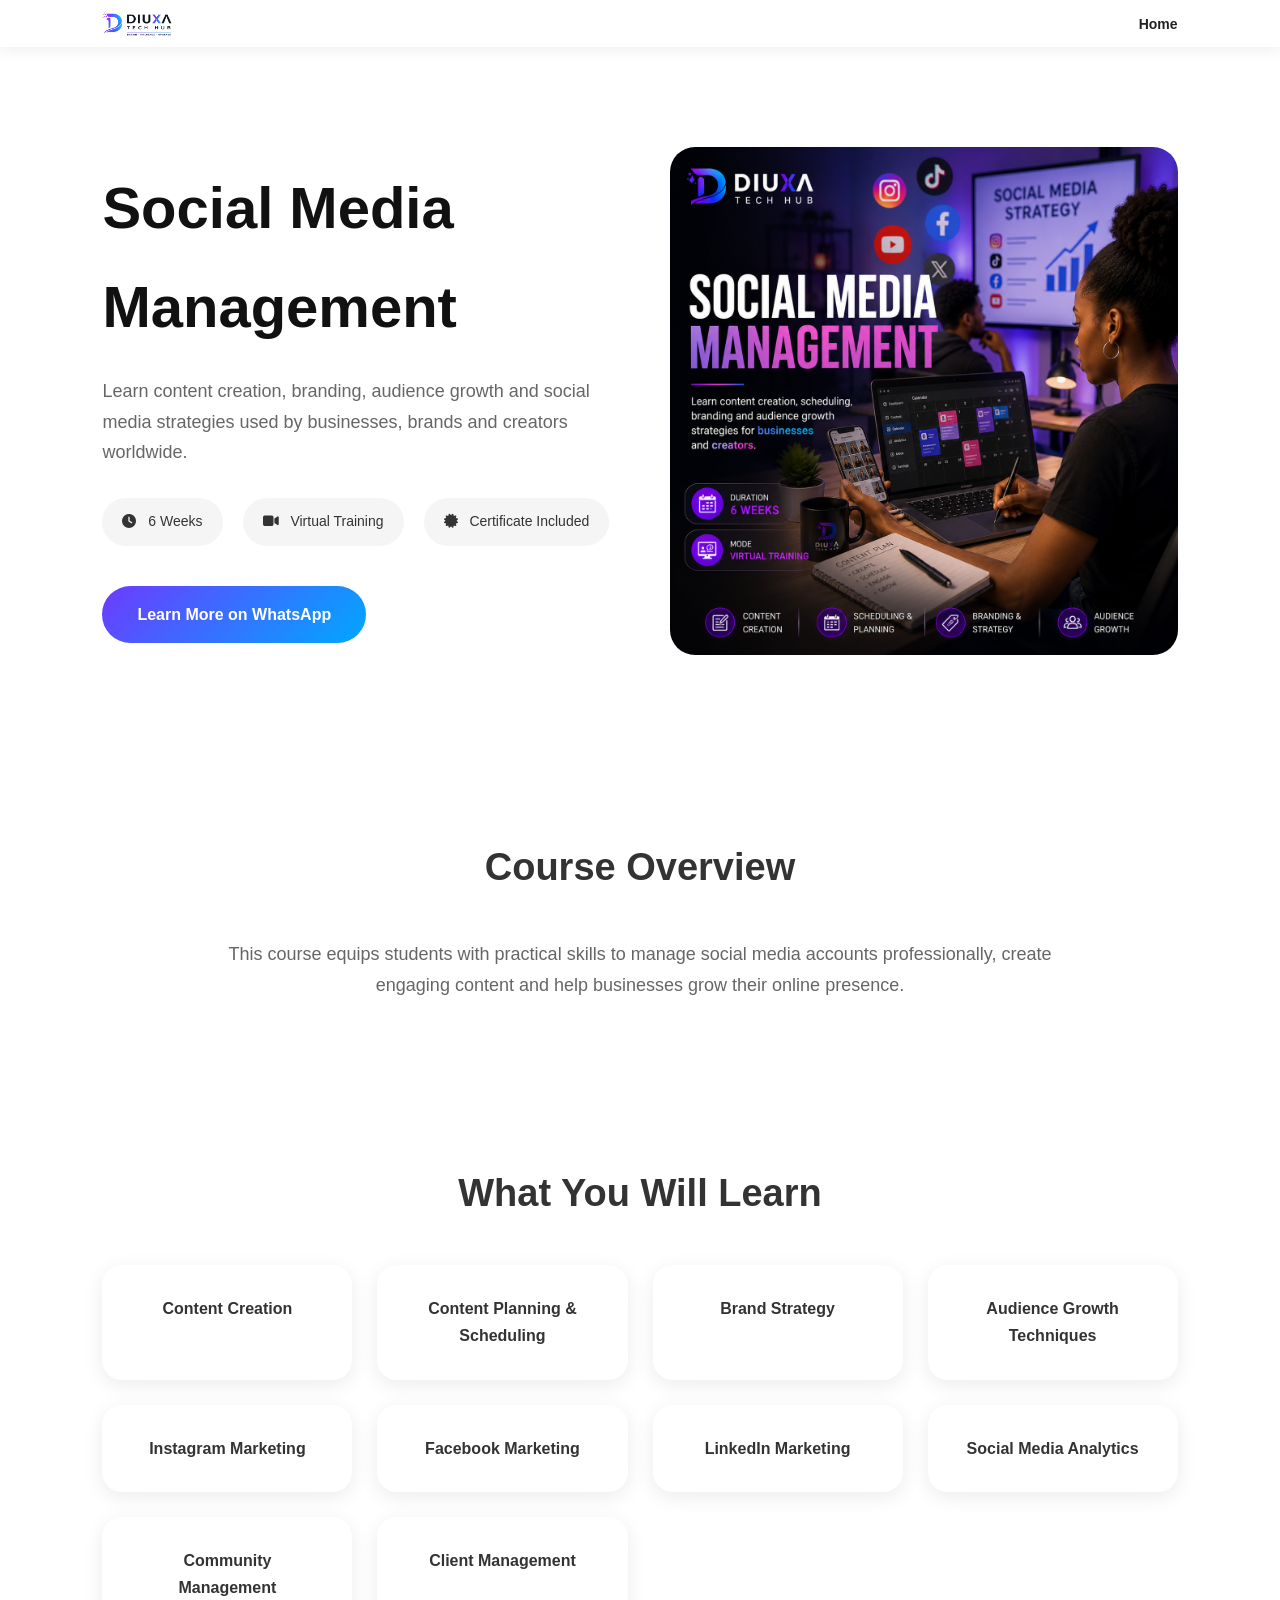
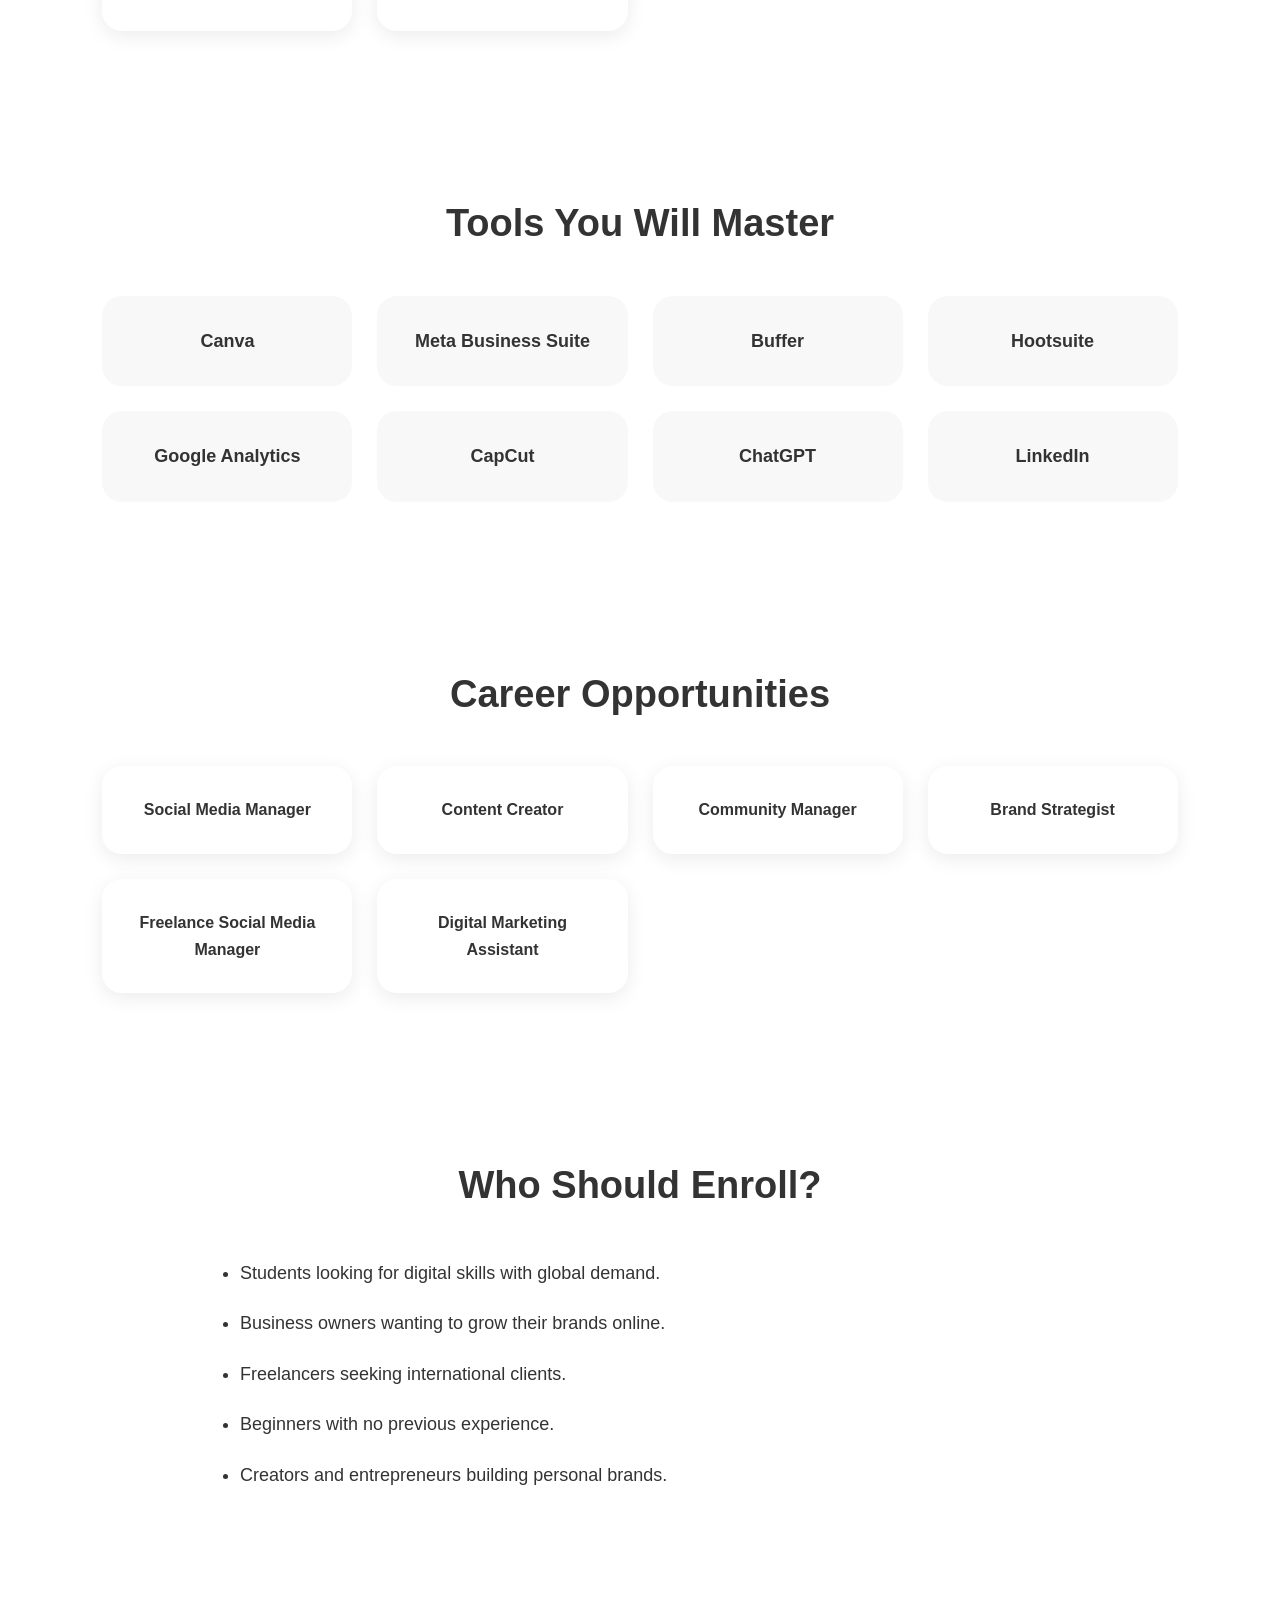
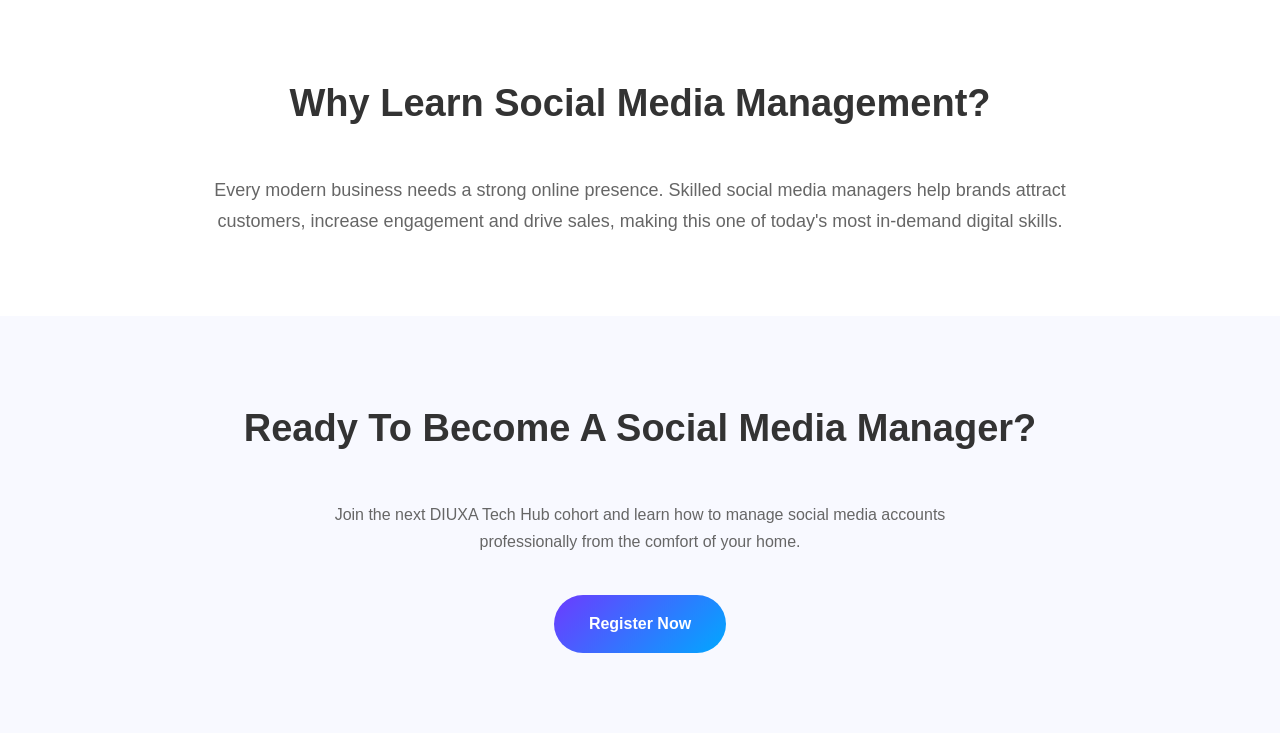
<file: smm.html>
<!DOCTYPE html>
<html lang="en">

<head>
    <meta charset="UTF-8">
    <meta name="viewport" content="width=device-width, initial-scale=1.0">
    <title>Social Media Management | DIUXA Tech Hub</title>

    <link rel="stylesheet" href="courses.css">

    <link rel="stylesheet"
    href="https://cdnjs.cloudflare.com/ajax/libs/font-awesome/6.6.0/css/all.min.css">
</head>

<body>

    <!-- NAVIGATION -->
    <nav class="navbar">

        <div class="logo">
            <img src="diuxalogod.png" alt="DIUXA Tech Hub Logo">
        </div>

        <ul class="nav-links">
            <li><a href="index.html">Home</a></li>
        </ul>

    </nav>


    <!-- HERO SECTION -->
    <section class="hero">

        <div class="hero-content">

            <h1>Social Media Management</h1>

            <p>
                Learn content creation, branding, audience growth and social media strategies used by businesses, brands and creators worldwide.
            </p>

            <div class="course-info">

                <span>
                    <i class="fa-solid fa-clock"></i>
                    6 Weeks
                </span>

                <span>
                    <i class="fa-solid fa-video"></i>
                    Virtual Training
                </span>

                <span>
                    <i class="fa-solid fa-certificate"></i>
                    Certificate Included
                </span>

            </div>

            <a href="https://wa.me/2349069957433?text=Hello%20DIUXA%20Tech%20Hub,%20I%20am%20interested%20in%20the%20Social%20Media%20Management%20course."
            class="enroll-btn"
            target="_blank">

                Learn More on WhatsApp

            </a>

        </div>

        <div class="hero-image">
            <img src="images/smm.png" alt="Social Media Management Students">
        </div>

    </section>


    <!-- COURSE OVERVIEW -->
    <section class="overview">

        <h2>Course Overview</h2>

        <p>
            This course equips students with practical skills to manage social media accounts professionally, create engaging content and help businesses grow their online presence.
        </p>

    </section>


    <!-- WHAT YOU WILL LEARN -->
    <section class="skills">

        <h2>What You Will Learn</h2>

        <div class="skills-grid">

            <div class="skill-card">Content Creation</div>

            <div class="skill-card">Content Planning & Scheduling</div>

            <div class="skill-card">Brand Strategy</div>

            <div class="skill-card">Audience Growth Techniques</div>

            <div class="skill-card">Instagram Marketing</div>

            <div class="skill-card">Facebook Marketing</div>

            <div class="skill-card">LinkedIn Marketing</div>

            <div class="skill-card">Social Media Analytics</div>

            <div class="skill-card">Community Management</div>

            <div class="skill-card">Client Management</div>

        </div>

    </section>


    <!-- TOOLS -->
    <section class="tools">

        <h2>Tools You Will Master</h2>

        <div class="tools-container">

            <div class="tool-card">Canva</div>

            <div class="tool-card">Meta Business Suite</div>

            <div class="tool-card">Buffer</div>

            <div class="tool-card">Hootsuite</div>

            <div class="tool-card">Google Analytics</div>

            <div class="tool-card">CapCut</div>

            <div class="tool-card">ChatGPT</div>

            <div class="tool-card">LinkedIn</div>

        </div>

    </section>


    <!-- CAREER OPPORTUNITIES -->
    <section class="career">

        <h2>Career Opportunities</h2>

        <div class="career-grid">

            <div class="career-card">Social Media Manager</div>

            <div class="career-card">Content Creator</div>

            <div class="career-card">Community Manager</div>

            <div class="career-card">Brand Strategist</div>

            <div class="career-card">Freelance Social Media Manager</div>

            <div class="career-card">Digital Marketing Assistant</div>

        </div>

    </section>


    <!-- WHO SHOULD ENROLL -->
    <section class="audience">

        <h2>Who Should Enroll?</h2>

        <ul>

            <li>Students looking for digital skills with global demand.</li>

            <li>Business owners wanting to grow their brands online.</li>

            <li>Freelancers seeking international clients.</li>

            <li>Beginners with no previous experience.</li>

            <li>Creators and entrepreneurs building personal brands.</li>

        </ul>

    </section>


    <!-- WHY LEARN -->
    <section class="overview">

        <h2>Why Learn Social Media Management?</h2>

        <p>
            Every modern business needs a strong online presence. Skilled social media managers help brands attract customers, increase engagement and drive sales, making this one of today's most in-demand digital skills.
        </p>

    </section>


    <!-- CTA -->
    <section class="cta">

        <h2>Ready To Become A Social Media Manager?</h2>

        <p>
            Join the next DIUXA Tech Hub cohort and learn how to manage social media accounts professionally from the comfort of your home.
        </p>

        <a href="https://wa.me/2349069957433?text=Hello%20DIUXA%20Tech%20Hub,%20I%20want%20to%20register%20for%20the%20Social%20Media%20Management%20training."
        class="cta-btn"
        target="_blank">

            Register Now

        </a>

    </section>

</body>

</html>
</file>
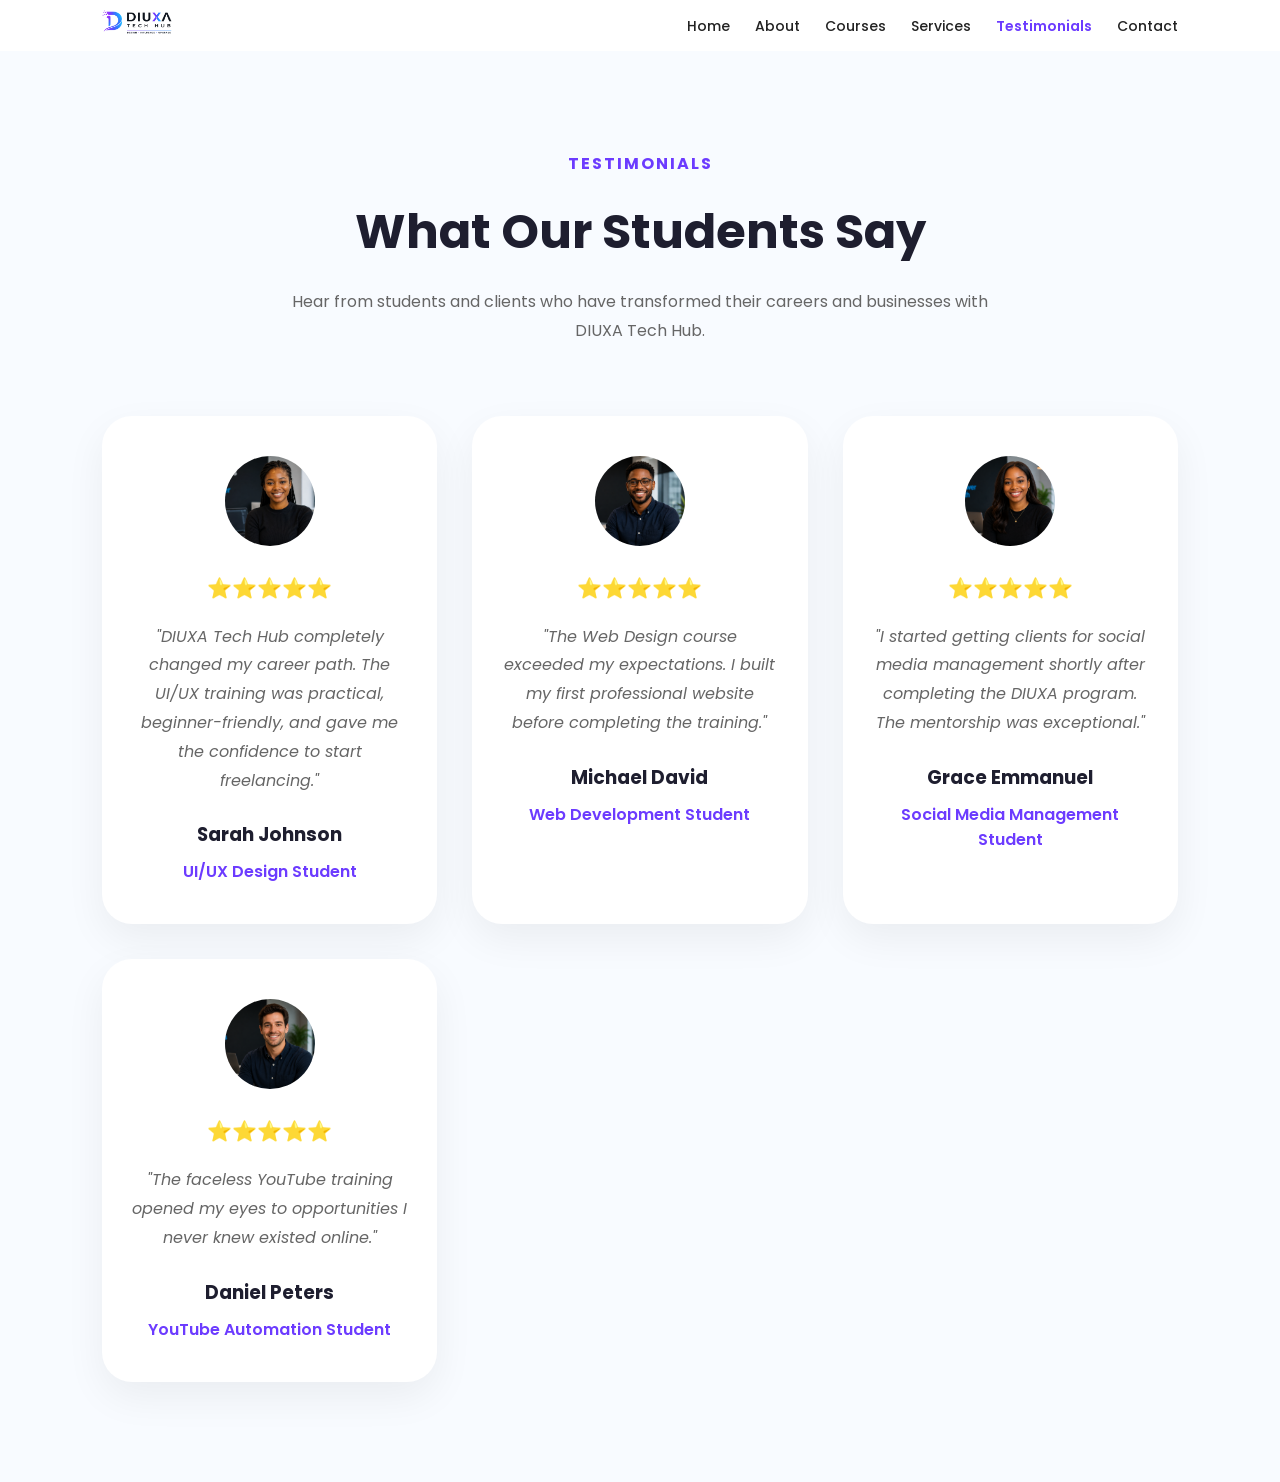
<file: testimonials.html>
<!DOCTYPE html>
<html lang="en">
<head>
    <meta charset="UTF-8">
    <meta name="viewport" content="width=device-width, initial-scale=1.0">
    <title>Testimonials - DIUXA Tech HUB</title>
    <link rel="stylesheet" href="style.css">
</head>
<body>

    <!-- ================= NAVBAR ================= -->

    <header>
    <nav class="navbar">

        <!-- Logo -->
        <div class="logo">
            <img src="diuxalogod.png" alt="DIUXA Tech Hub Logo">
        </div>

        <!-- Navigation Links -->
        <ul class="nav-links">
            <li><a href="index.html">Home</a></li>
            <li><a href="about.html">About</a></li>
            <li><a href="courses.html">Courses</a></li>
            <li><a href="services.html">Services</a></li>
            <li><a href="testimonials.html" class="active">Testimonials</a></li>
            <li><a href="contact.html">Contact</a></li>
        </ul>

    </nav>
</header>
    
    <!-- ================= TESTIMONIAL SECTION ================= -->

<section class="testimonials">

    <div class="testimonial-header">

        <span>TESTIMONIALS</span>

        <h1>What Our Students Say</h1>

        <p>
            Hear from students and clients who have transformed
            their careers and businesses with DIUXA Tech Hub.
        </p>

    </div>


    <div class="testimonial-container">

        <!-- Testimonial 1 -->
        <div class="testimonial-card">

            <div class="student-image">
                <img src="images/sarahjohnson.png" alt="Student">
            </div>

            <div class="stars">
                ⭐⭐⭐⭐⭐
            </div>

            <p class="testimonial-text">
                "DIUXA Tech Hub completely changed my career path.
                The UI/UX training was practical, beginner-friendly,
                and gave me the confidence to start freelancing."
            </p>

            <h3>Sarah Johnson</h3>

            <span class="course-name">
                UI/UX Design Student
            </span>

        </div>


        <!-- Testimonial 2 -->
        <div class="testimonial-card">

            <div class="student-image">
                <img src="images/michaeldavid.png" alt="Student">
            </div>

            <div class="stars">
                ⭐⭐⭐⭐⭐
            </div>

            <p class="testimonial-text">
                "The Web Design course exceeded my expectations.
                I built my first professional website before
                completing the training."
            </p>

            <h3>Michael David</h3>

            <span class="course-name">
                Web Development Student
            </span>

        </div>


        <!-- Testimonial 3 -->
        <div class="testimonial-card">

            <div class="student-image">
                <img src="images/gracemmanuel.png" alt="Student">
            </div>

            <div class="stars">
                ⭐⭐⭐⭐⭐
            </div>

            <p class="testimonial-text">
                "I started getting clients for social media management
                shortly after completing the DIUXA program.
                The mentorship was exceptional."
            </p>

            <h3>Grace Emmanuel</h3>

            <span class="course-name">
                Social Media Management Student
            </span>

        </div>


        <!-- Testimonial 4 -->
        <div class="testimonial-card">

            <div class="student-image">
                <img src="images/danielpeters.png" alt="Student">
            </div>

            <div class="stars">
                ⭐⭐⭐⭐⭐
            </div>

            <p class="testimonial-text">
                "The faceless YouTube training opened my eyes to
                opportunities I never knew existed online."
            </p>

            <h3>Daniel Peters</h3>

            <span class="course-name">
                YouTube Automation Student
            </span>

        </div>

    </div>

</section>

</body>
</html>
</file>
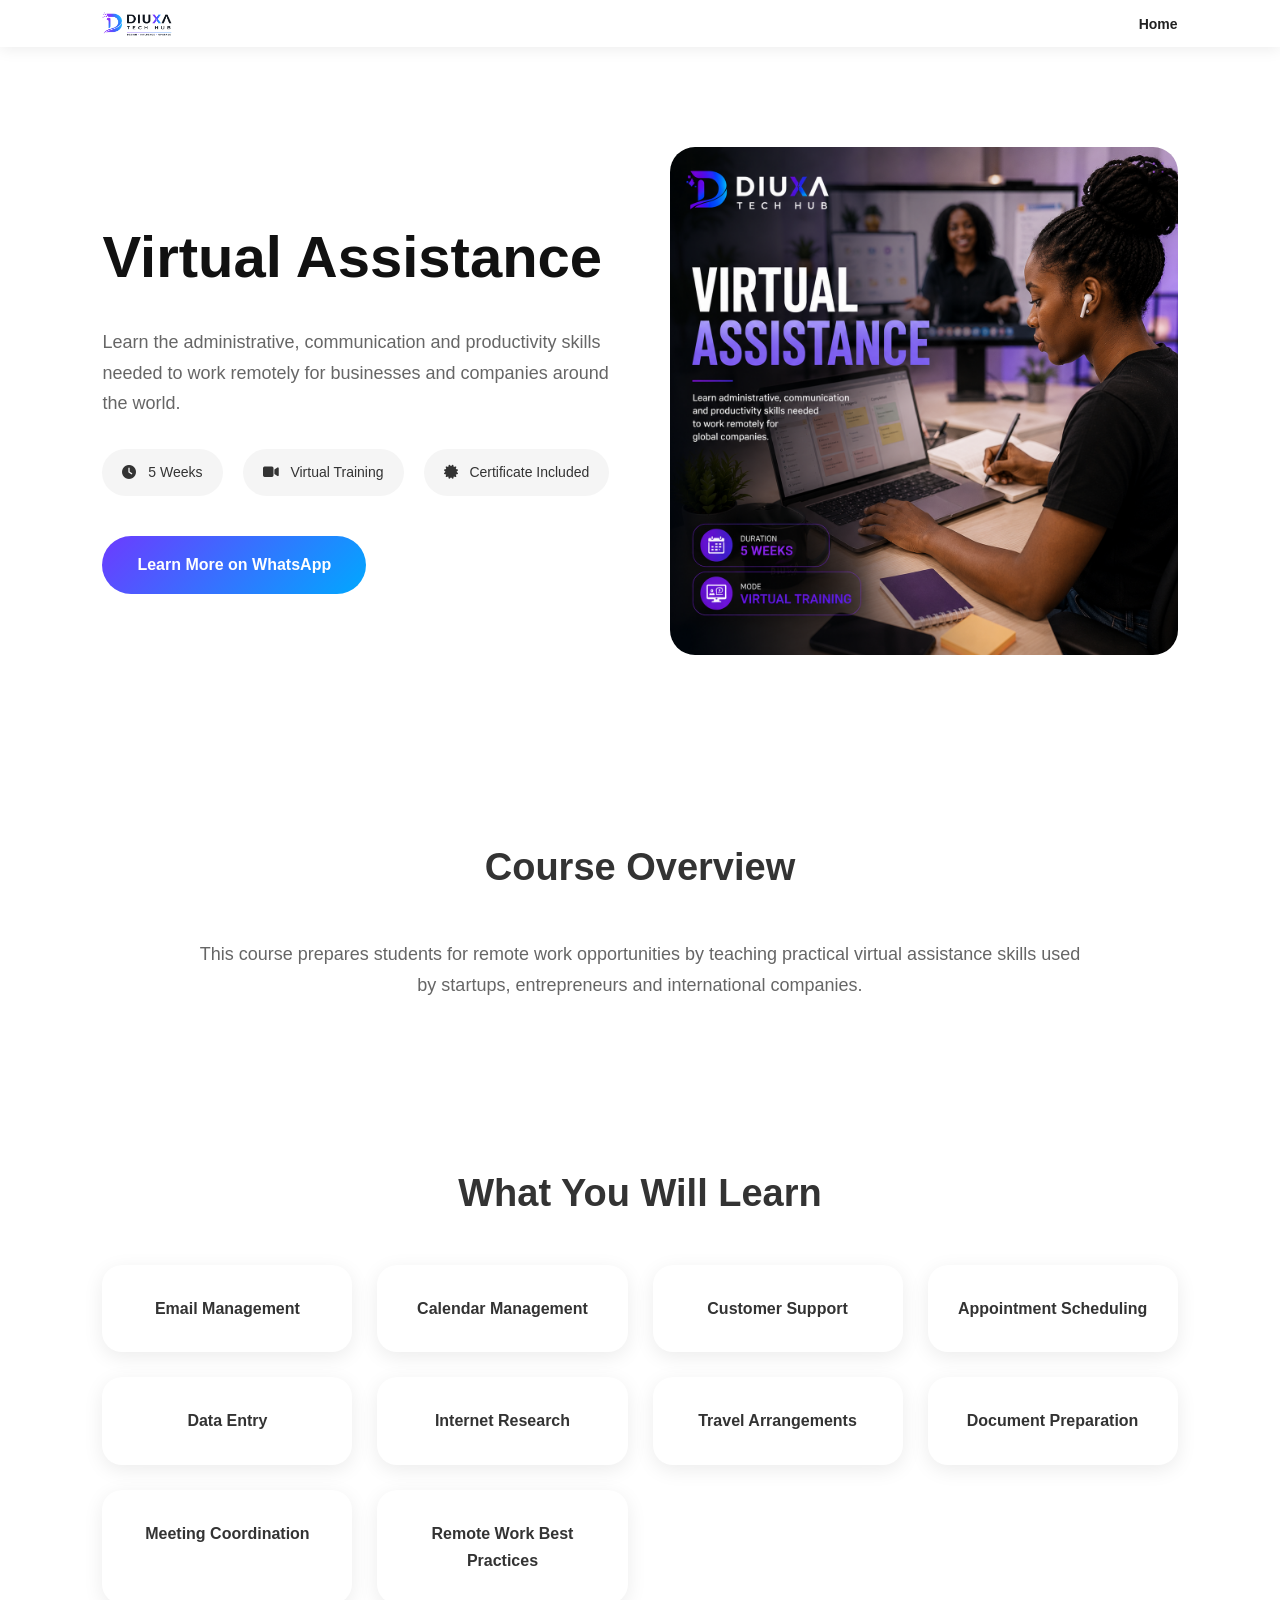
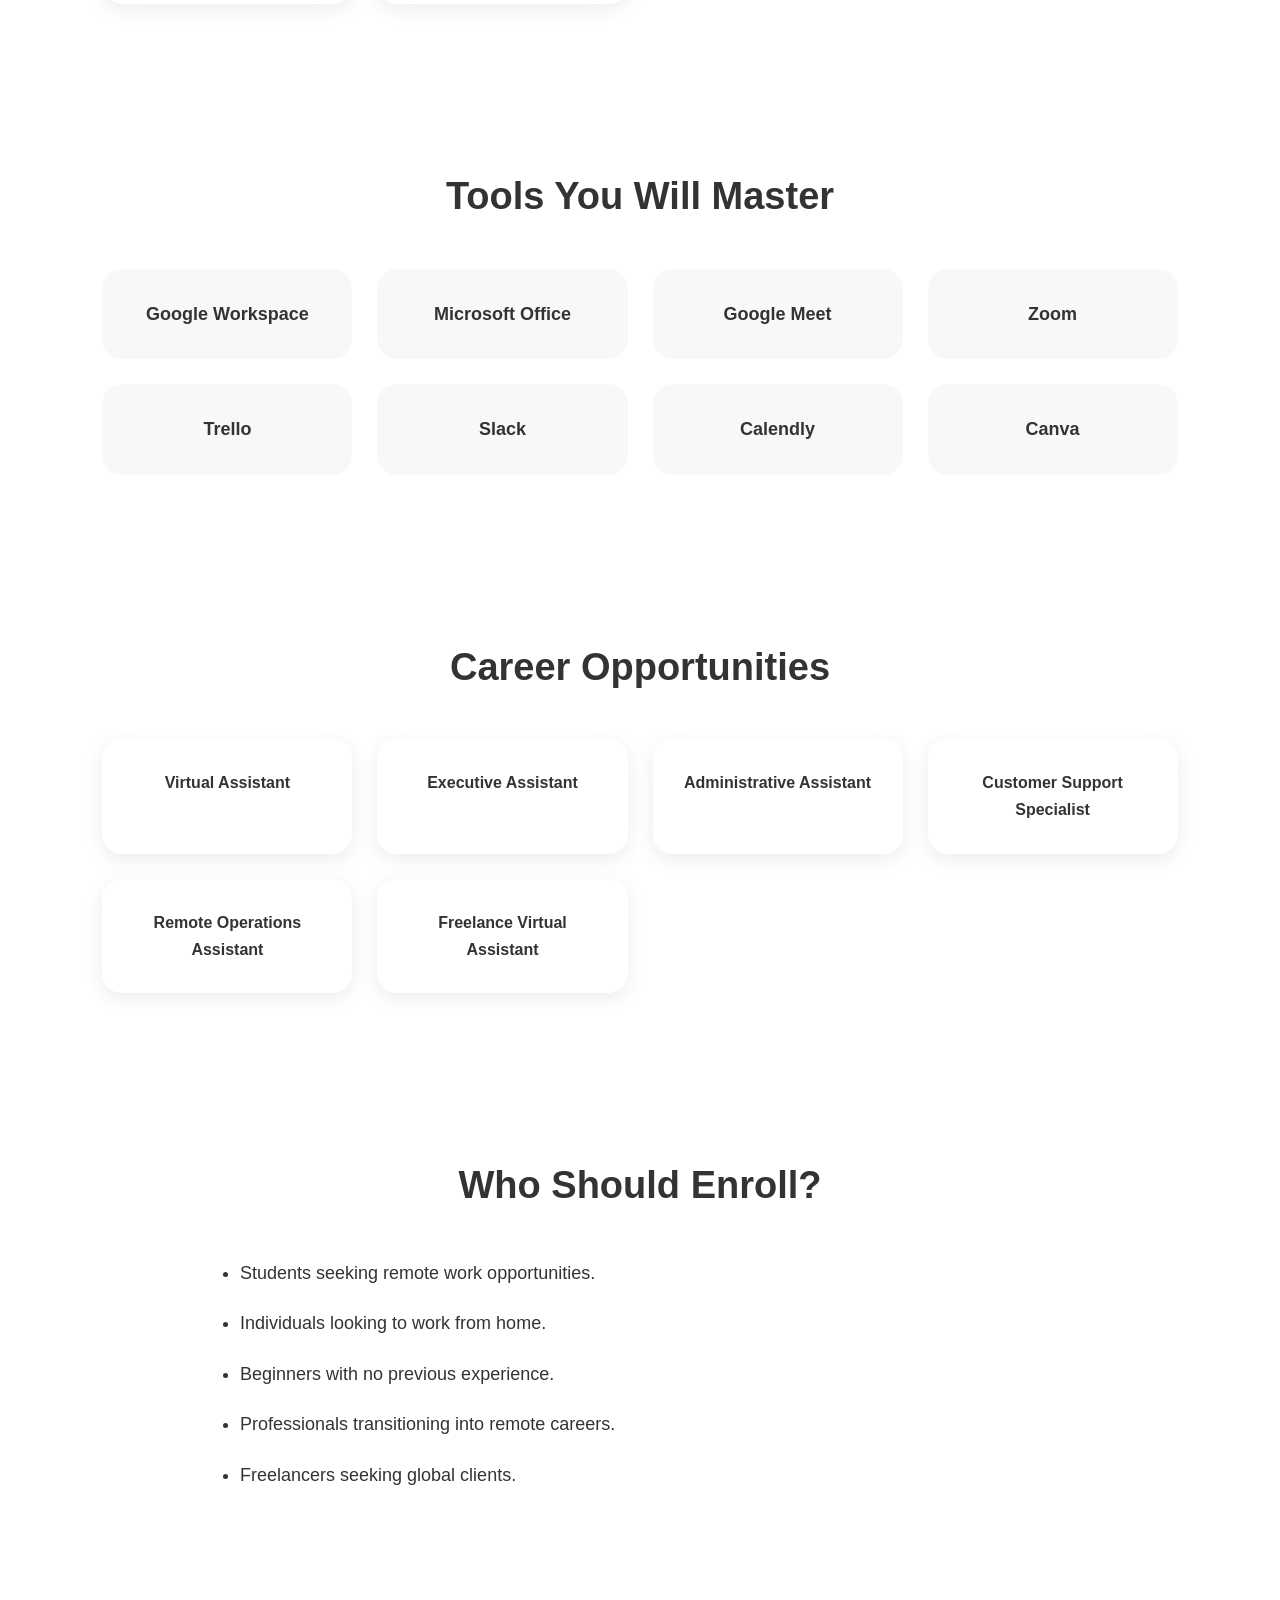
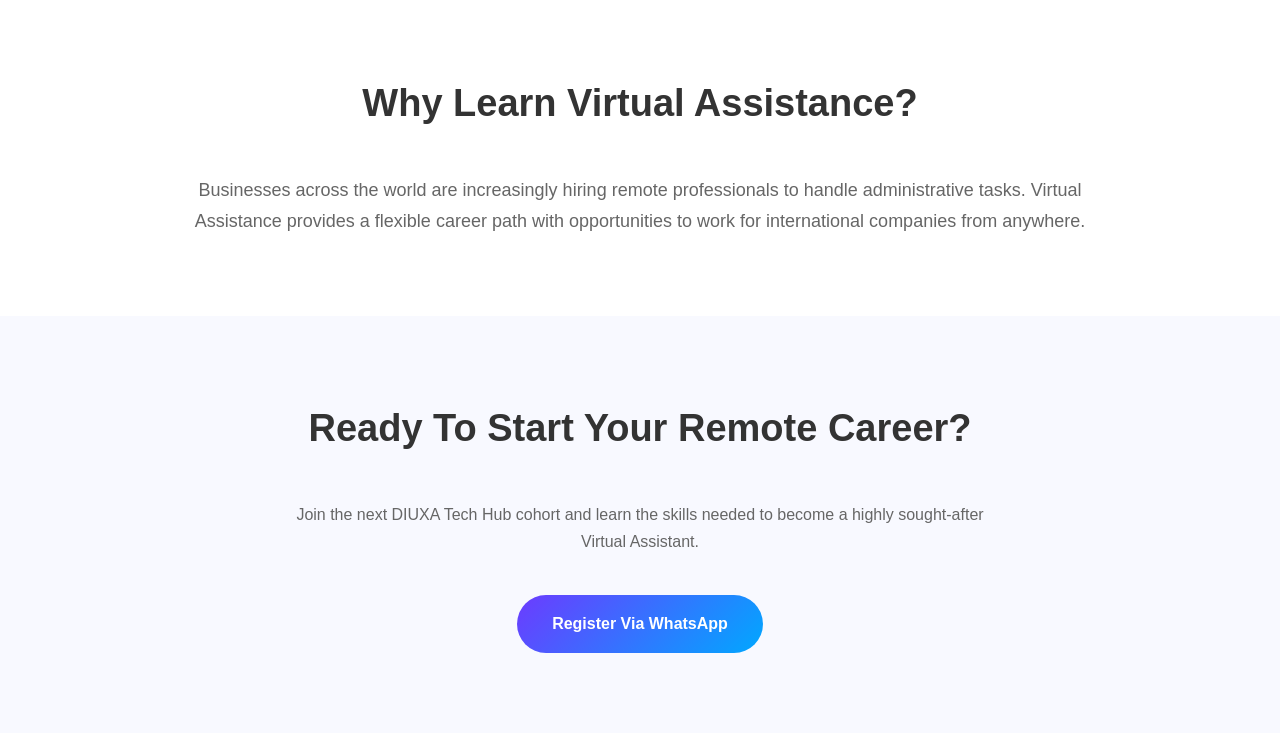
<file: va.html>
<!DOCTYPE html>
<html lang="en">

<head>
    <meta charset="UTF-8">
    <meta name="viewport" content="width=device-width, initial-scale=1.0">
    <title>Virtual Assistance | DIUXA Tech Hub</title>

    <link rel="stylesheet" href="courses.css">

    <link rel="stylesheet"
    href="https://cdnjs.cloudflare.com/ajax/libs/font-awesome/6.6.0/css/all.min.css">
</head>

<body>

    <!-- NAVIGATION -->
    <nav class="navbar">

        <div class="logo">
            <img src="diuxalogod.png" alt="DIUXA Tech Hub Logo">
        </div>

        <ul class="nav-links">
            <li><a href="index.html">Home</a></li>
        </ul>

    </nav>


    <!-- HERO SECTION -->
    <section class="hero">

        <div class="hero-content">

            <h1>Virtual Assistance</h1>

            <p>
                Learn the administrative, communication and productivity
                skills needed to work remotely for businesses and companies
                around the world.
            </p>

            <div class="course-info">

                <span>
                    <i class="fa-solid fa-clock"></i>
                    5 Weeks
                </span>

                <span>
                    <i class="fa-solid fa-video"></i>
                    Virtual Training
                </span>

                <span>
                    <i class="fa-solid fa-certificate"></i>
                    Certificate Included
                </span>

            </div>

            <a href="https://wa.me/2349069957433?text=Hello%20DIUXA%20Tech%20Hub,%20I%20am%20interested%20in%20the%20Virtual%20Assistance%20course."
            class="enroll-btn"
            target="_blank">

                Learn More on WhatsApp

            </a>

        </div>

        <div class="hero-image">
            <img src="images/va.png" alt="Virtual Assistance Students">
        </div>

    </section>


    <!-- COURSE OVERVIEW -->
    <section class="overview">

        <h2>Course Overview</h2>

        <p>
            This course prepares students for remote work opportunities by
            teaching practical virtual assistance skills used by startups,
            entrepreneurs and international companies.
        </p>

    </section>


    <!-- WHAT YOU WILL LEARN -->
    <section class="skills">

        <h2>What You Will Learn</h2>

        <div class="skills-grid">

            <div class="skill-card">Email Management</div>

            <div class="skill-card">Calendar Management</div>

            <div class="skill-card">Customer Support</div>

            <div class="skill-card">Appointment Scheduling</div>

            <div class="skill-card">Data Entry</div>

            <div class="skill-card">Internet Research</div>

            <div class="skill-card">Travel Arrangements</div>

            <div class="skill-card">Document Preparation</div>

            <div class="skill-card">Meeting Coordination</div>

            <div class="skill-card">Remote Work Best Practices</div>

        </div>

    </section>


    <!-- TOOLS -->
    <section class="tools">

        <h2>Tools You Will Master</h2>

        <div class="tools-container">

            <div class="tool-card">Google Workspace</div>

            <div class="tool-card">Microsoft Office</div>

            <div class="tool-card">Google Meet</div>

            <div class="tool-card">Zoom</div>

            <div class="tool-card">Trello</div>

            <div class="tool-card">Slack</div>

            <div class="tool-card">Calendly</div>

            <div class="tool-card">Canva</div>

        </div>

    </section>


    <!-- CAREER OPPORTUNITIES -->
    <section class="career">

        <h2>Career Opportunities</h2>

        <div class="career-grid">

            <div class="career-card">Virtual Assistant</div>

            <div class="career-card">Executive Assistant</div>

            <div class="career-card">Administrative Assistant</div>

            <div class="career-card">Customer Support Specialist</div>

            <div class="career-card">Remote Operations Assistant</div>

            <div class="career-card">Freelance Virtual Assistant</div>

        </div>

    </section>


    <!-- WHO SHOULD ENROLL -->
    <section class="audience">

        <h2>Who Should Enroll?</h2>

        <ul>

            <li>Students seeking remote work opportunities.</li>

            <li>Individuals looking to work from home.</li>

            <li>Beginners with no previous experience.</li>

            <li>Professionals transitioning into remote careers.</li>

            <li>Freelancers seeking global clients.</li>

        </ul>

    </section>


    <!-- WHY LEARN -->
    <section class="overview">

        <h2>Why Learn Virtual Assistance?</h2>

        <p>
            Businesses across the world are increasingly hiring remote
            professionals to handle administrative tasks. Virtual Assistance
            provides a flexible career path with opportunities to work for
            international companies from anywhere.
        </p>

    </section>


    <!-- CTA -->
    <section class="cta">

        <h2>Ready To Start Your Remote Career?</h2>

        <p>
            Join the next DIUXA Tech Hub cohort and learn the skills needed
            to become a highly sought-after Virtual Assistant.
        </p>

        <a href="https://wa.me/23490699574333?text=Hello%20DIUXA%20Tech%20Hub,%20I%20want%20to%20register%20for%20the%20Virtual%20Assistance%20training."
        class="cta-btn"
        target="_blank">

            Register Via WhatsApp

        </a>

    </section>

</body>

</html>
</file>
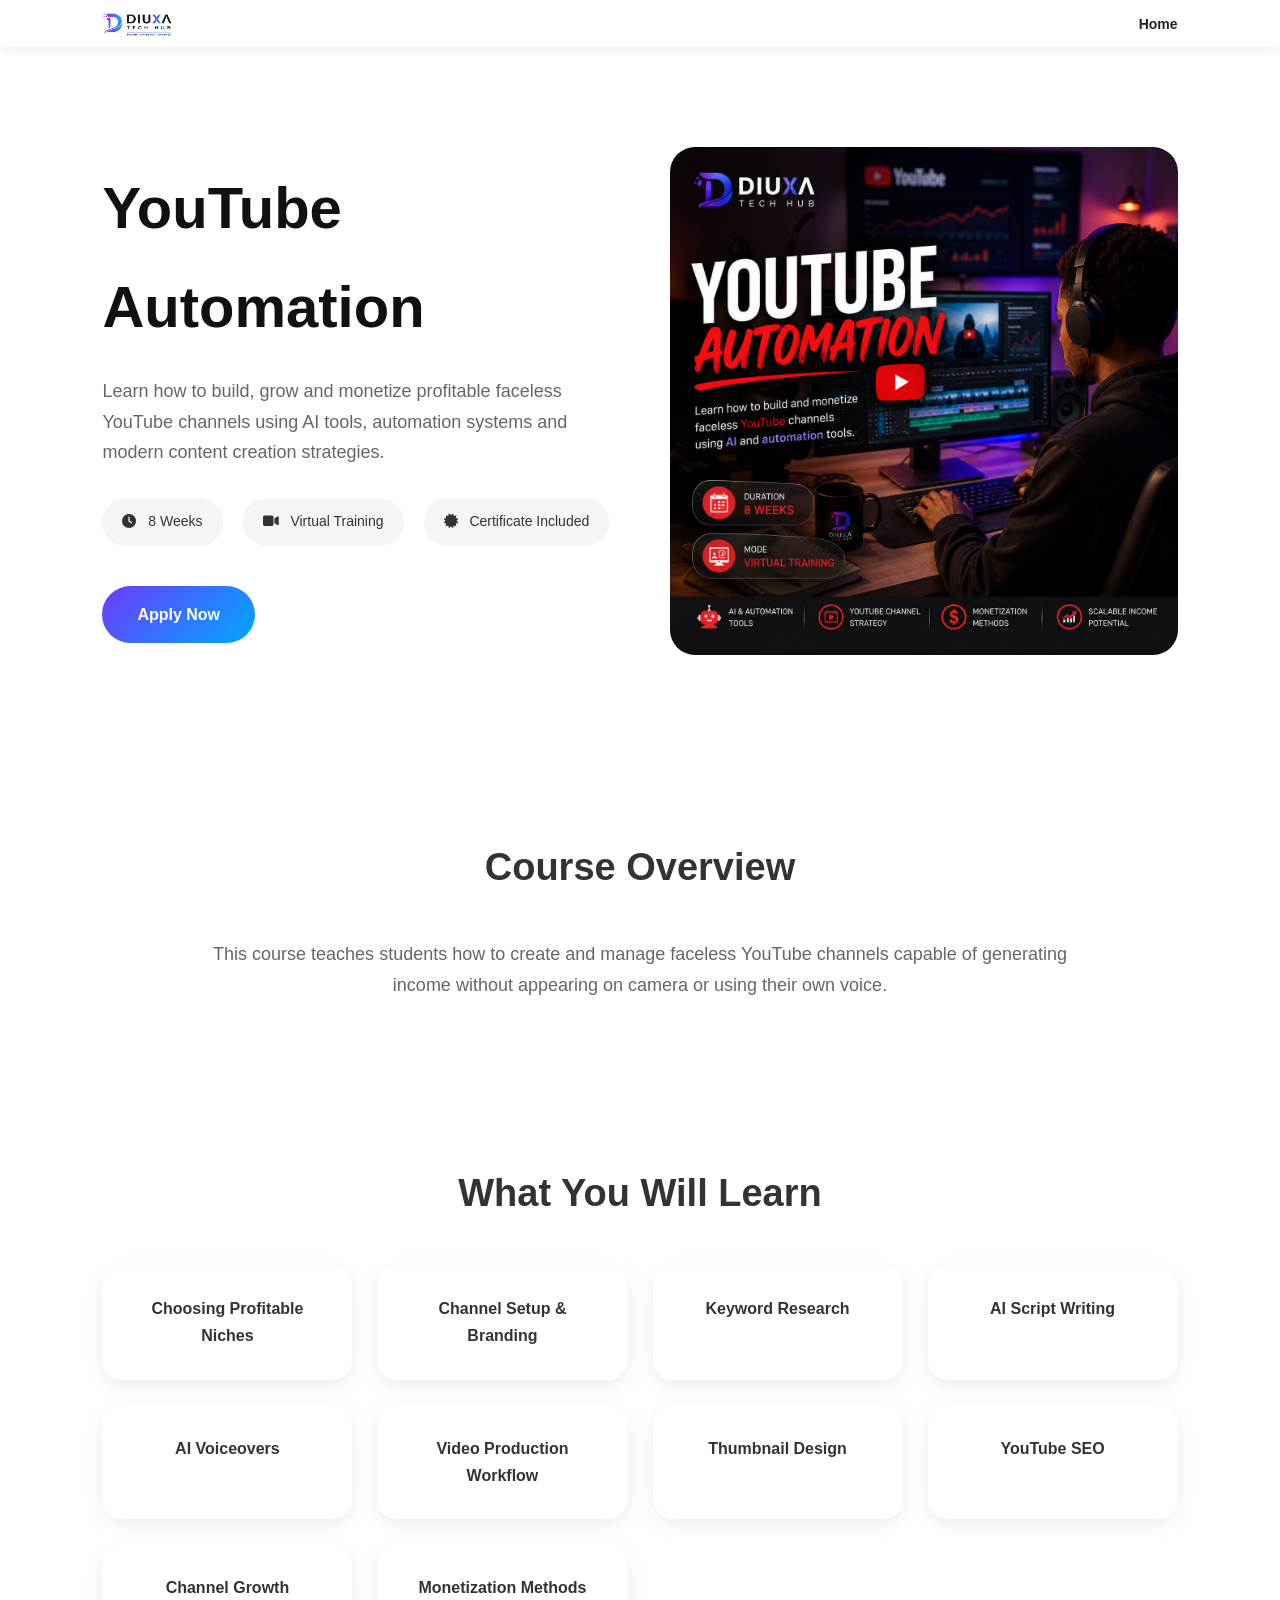
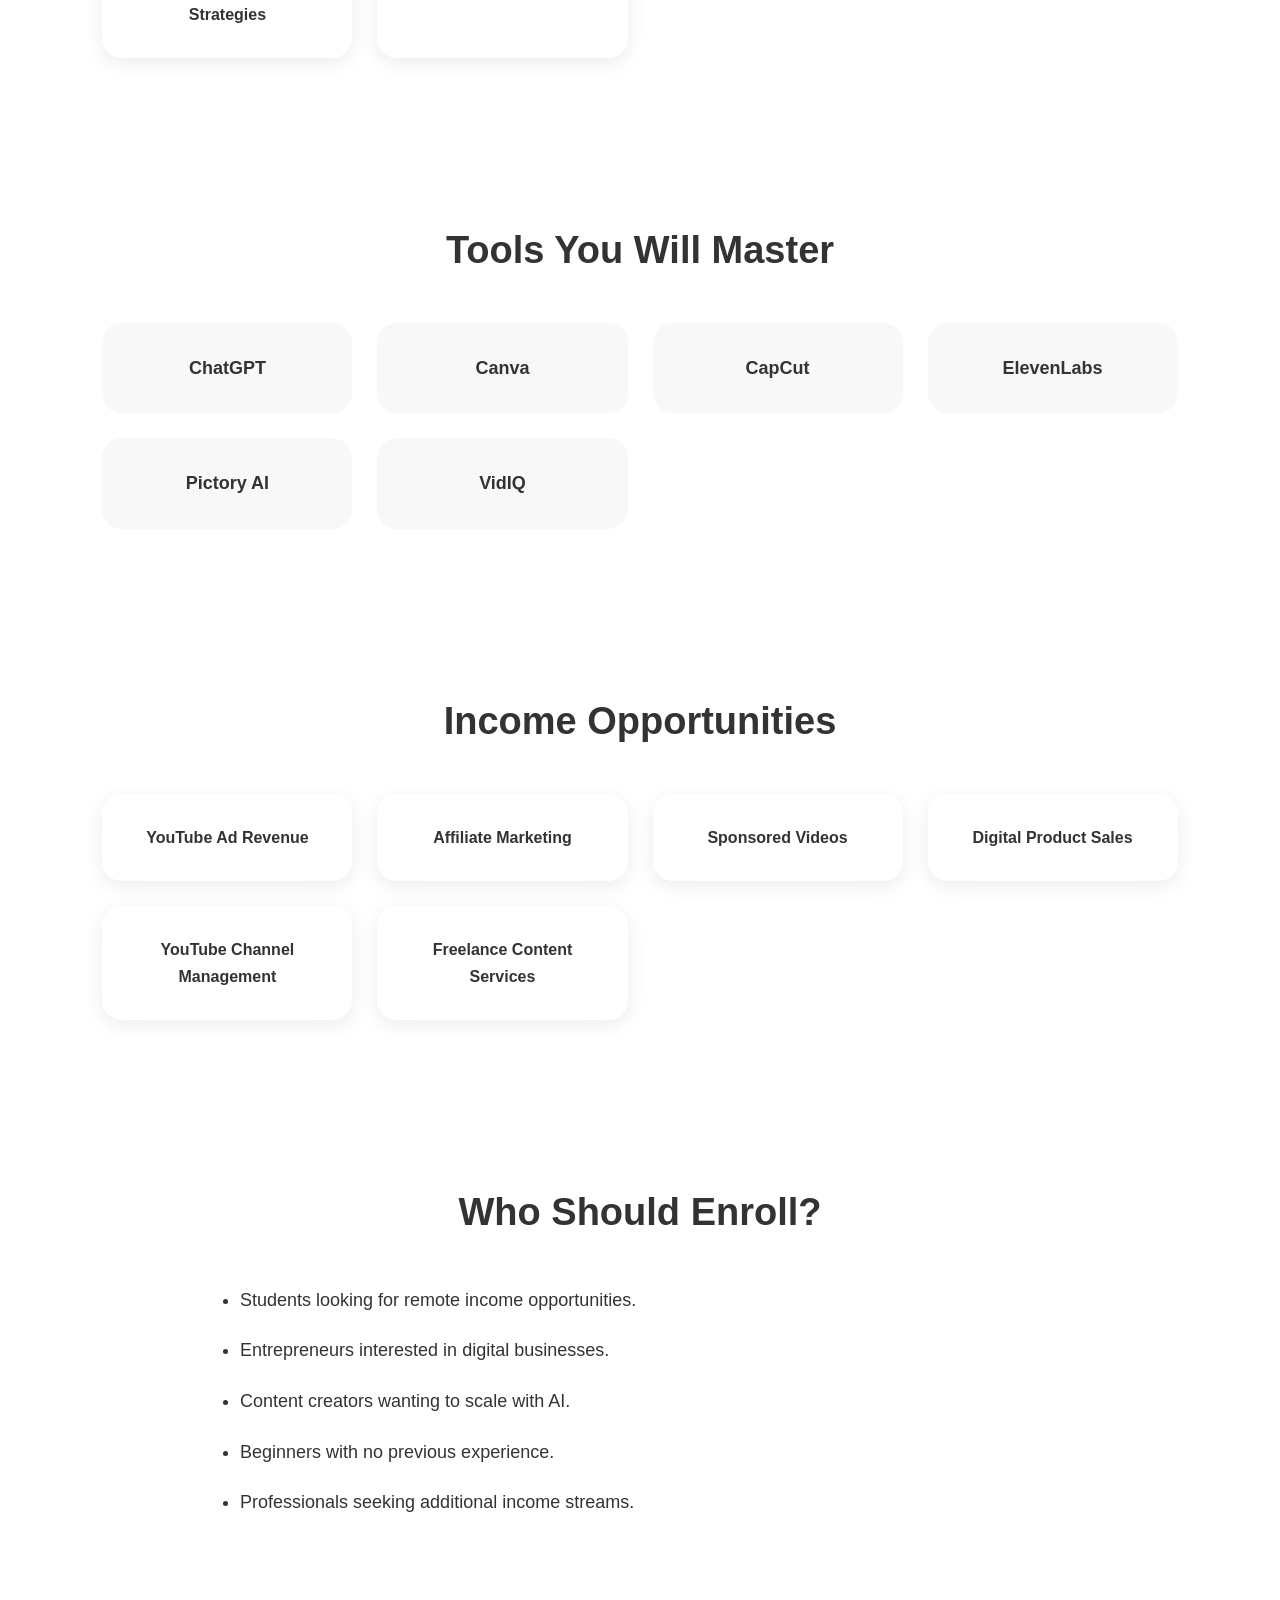
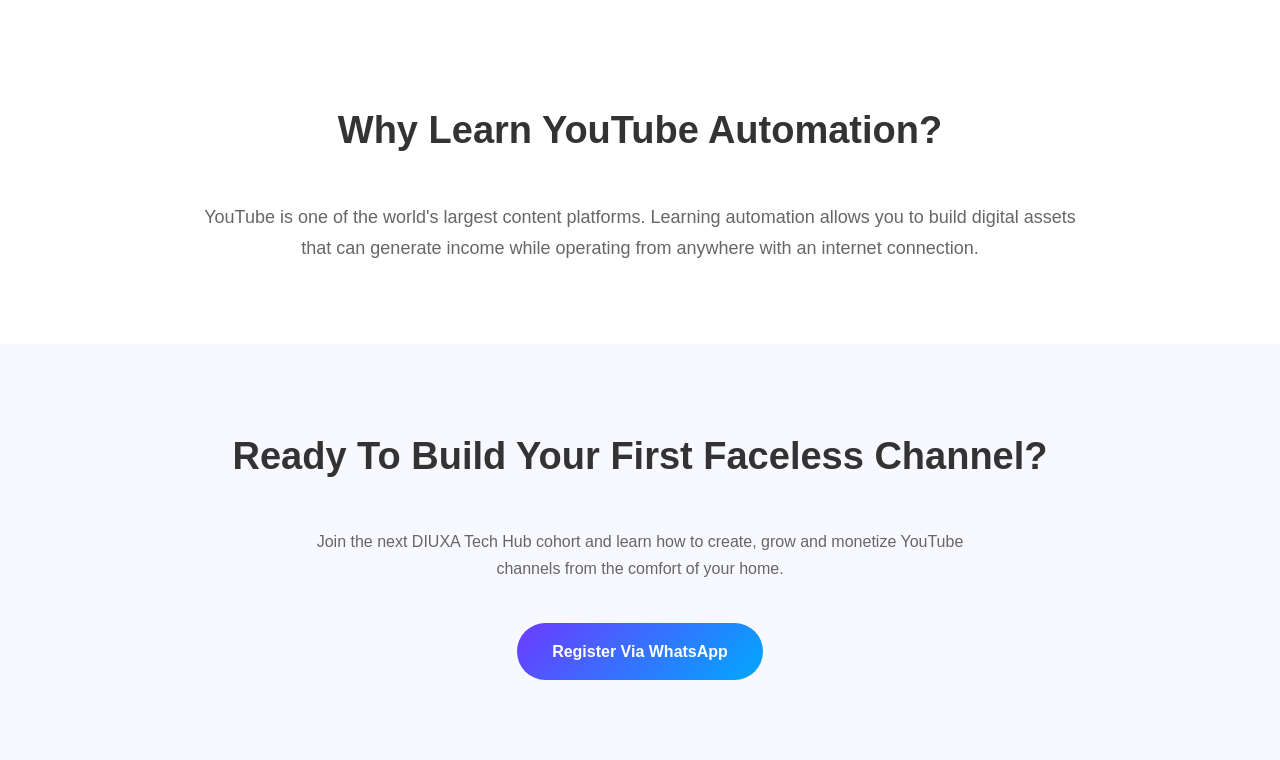
<file: youtube.html>
<!DOCTYPE html>
<html lang="en">

<head>
    <meta charset="UTF-8">
    <meta name="viewport" content="width=device-width, initial-scale=1.0">
    <title>YouTube Automation | DIUXA Tech Hub</title>

    <link rel="stylesheet" href="courses.css">

    <link rel="stylesheet"
    href="https://cdnjs.cloudflare.com/ajax/libs/font-awesome/6.6.0/css/all.min.css">
</head>

<body>

    <!-- NAVIGATION -->
    <nav class="navbar">

        <div class="logo">
            <img src="diuxalogod.png" alt="DIUXA Logo">
        </div>

        <ul class="nav-links">
            <li><a href="index.html">Home</a></li>
        </ul>

    </nav>


    <!-- HERO SECTION -->
    <section class="hero">

        <div class="hero-content">

            <h1>YouTube Automation</h1>

            <p>
                Learn how to build, grow and monetize profitable faceless
                YouTube channels using AI tools, automation systems and
                modern content creation strategies.
            </p>

            <div class="course-info">

                <span>
                    <i class="fa-solid fa-clock"></i>
                    8 Weeks
                </span>

                <span>
                    <i class="fa-solid fa-video"></i>
                    Virtual Training
                </span>

                <span>
                    <i class="fa-solid fa-certificate"></i>
                    Certificate Included
                </span>

            </div>

            <a href="https://wa.me/2349069957433?text=Hello%20DIUXA%20Tech%20Hub,%20I%20am%20interested%20in%20the%20YouTube%20Automation%20course."
            class="enroll-btn"
            target="_blank">

                Apply Now

            </a>

        </div>

        <div class="hero-image">
            <img src="images/youtube.png" alt="YouTube Automation Students">
        </div>

    </section>


    <!-- COURSE OVERVIEW -->
    <section class="overview">

        <h2>Course Overview</h2>

        <p>
            This course teaches students how to create and manage faceless
            YouTube channels capable of generating income without appearing
            on camera or using their own voice.
        </p>

    </section>


    <!-- WHAT YOU WILL LEARN -->
    <section class="skills">

        <h2>What You Will Learn</h2>

        <div class="skills-grid">

            <div class="skill-card">Choosing Profitable Niches</div>

            <div class="skill-card">Channel Setup & Branding</div>

            <div class="skill-card">Keyword Research</div>

            <div class="skill-card">AI Script Writing</div>

            <div class="skill-card">AI Voiceovers</div>

            <div class="skill-card">Video Production Workflow</div>

            <div class="skill-card">Thumbnail Design</div>

            <div class="skill-card">YouTube SEO</div>

            <div class="skill-card">Channel Growth Strategies</div>

            <div class="skill-card">Monetization Methods</div>

        </div>

    </section>


    <!-- TOOLS -->
    <section class="tools">

        <h2>Tools You Will Master</h2>

        <div class="tools-container">

            <div class="tool-card">ChatGPT</div>

            <div class="tool-card">Canva</div>

            <div class="tool-card">CapCut</div>

            <div class="tool-card">ElevenLabs</div>

            <div class="tool-card">Pictory AI</div>

            <div class="tool-card">VidIQ</div>

        </div>

    </section>


    <!-- CAREER OPPORTUNITIES -->
    <section class="career">

        <h2>Income Opportunities</h2>

        <div class="career-grid">

            <div class="career-card">YouTube Ad Revenue</div>

            <div class="career-card">Affiliate Marketing</div>

            <div class="career-card">Sponsored Videos</div>

            <div class="career-card">Digital Product Sales</div>

            <div class="career-card">YouTube Channel Management</div>

            <div class="career-card">Freelance Content Services</div>

        </div>

    </section>


    <!-- WHO SHOULD ENROLL -->
    <section class="audience">

        <h2>Who Should Enroll?</h2>

        <ul>

            <li>Students looking for remote income opportunities.</li>

            <li>Entrepreneurs interested in digital businesses.</li>

            <li>Content creators wanting to scale with AI.</li>

            <li>Beginners with no previous experience.</li>

            <li>Professionals seeking additional income streams.</li>

        </ul>

    </section>


    <!-- WHY LEARN -->
    <section class="overview">

        <h2>Why Learn YouTube Automation?</h2>

        <p>
            YouTube is one of the world's largest content platforms.
            Learning automation allows you to build digital assets that
            can generate income while operating from anywhere with an
            internet connection.
        </p>

    </section>


    <!-- CTA -->
    <section class="cta">

        <h2>Ready To Build Your First Faceless Channel?</h2>

        <p>
            Join the next DIUXA Tech Hub cohort and learn how to create,
            grow and monetize YouTube channels from the comfort of your home.
        </p>

        <a href="https://wa.me/2349069957433?text=Hello%20DIUXA%20Tech%20Hub,%20I%20want%20to%20register%20for%20the%20YouTube%20Automation%20training."
        class="cta-btn"
        target="_blank">

            Register Via WhatsApp

        </a>

    </section>

</body>

</html>
</file>
<file: style.css>
/* =========================
   GOOGLE FONT
========================= */

@import url('https://fonts.googleapis.com/css2?family=Poppins:wght@300;400;500;600;700;800&display=swap');


/* =========================
   GLOBAL SETTINGS
========================= */

*{
    margin: 0;
    padding: 0;
    box-sizing: border-box;
}

body{
    font-family: 'Poppins', sans-serif;
    background: #ffffff;
    color: #222;
    overflow-x: hidden;
}

html{
    scroll-behavior: smooth;
}

section{
    padding: 100px 8%;
}

img{
    max-width: 100%;
}


/* =========================
   COLOR VARIABLES
========================= */

:root{
    --primary: #6C3BFF;
    --secondary: #00A8FF;
    --dark: #1E1E2F;
    --light: #ffffff;
    --gray: #000000;
    --gradient: linear-gradient(
        135deg,
        #6C3BFF,
        #00A8FF
    );
}


/* =========================
   NAVBAR
========================= */

/* Navigation Bar */
.navbar{
    width: 100%;
    padding: 10px 8%;
    display: flex;
    justify-content: space-between;
    align-items: center;
    background: white;
    top: 0;
    left: 0;
    z-index: 1000;

    box-shadow: 0 2px 15px rgba(0,0,0,0.05);
}

/* Logo */
.logo img{
    width: 70px;
    height: auto;
}

/* Navigation Links */
.nav-links{
    display: flex;
    list-style: none;
    gap: 25px;
}

/* Navigation Buttons */
.nav-links a{
    text-decoration: none;
    color: #222;
    font-size: 14px;
    font-weight: 500;
    transition: 0.3s ease;
}

/* Hover Effect */
.nav-links a:hover{
    color: #4F46E5;
}

@media (max-width: 768px){

    .navbar{
        flex-direction: column;
        align-items: center;
    }

    .nav-links{
        display: flex;
        flex-wrap: wrap;
        justify-content: center;
        gap: 10px;
        margin-top: 10px;
    }

    .nav-links a{
        font-size: 14px;
        padding: 6px 10px;
    }

}


/* =========================
   BUTTONS
========================= */

.btn-primary,
.btn-secondary,
.btn-outline{
    border: none;
    outline: none;
    padding: 14px 30px;
    border-radius: 50px;
    cursor: pointer;
    font-size: 15px;
    font-weight: 600;
    transition: .4s ease;
}

.btn-primary{
    background: var(--gradient);
    color: white;
    text-decoration: none;
}

.btn-primary:hover{
    transform: translateY(-4px);
    box-shadow: 0 15px 30px rgba(108,59,255,.35);
}

.btn-secondary{
    background: #eef4ff;
    color: var(--primary);
}

.btn-secondary:hover{
    background: var(--primary);
    color: white;
}

.btn-outline{
    background: transparent;
    border: 2px solid var(--primary);
    color: var(--primary);
}

.btn-outline:hover{
    background: var(--primary);
    color: white;
}


/* =========================
   HERO SECTION
========================= */

.hero{
    min-height: 30vh;
    display: flex;
    align-items: center;
    justify-content: space-between;
    gap: 80px;
    background:
    radial-gradient(circle at top left,
    rgba(0, 0, 136, 0.106),
    transparent 80%),
    radial-gradient(circle at bottom right,
    rgba(0, 0, 136, 0.144),
    transparent 40%);
    border-radius: 30px;
}


.h1size{
    font-size: 10px;
    line-height: 1.2;
    color: var(--dark);
    margin-bottom: 25px;
}

.hero-text{
    flex: 1;
    text-decoration: none;
    padding: 0;
    color: white
}

.badge{
    background: rgba(108, 59, 255, 0.642);
    color: var(--primary);
    padding: 3px 5px;
    border-radius: 50px;
    display: inline-block;
    font-weight: 500;
    margin-bottom: 25px;
    margin-top: 5px;
}

.badge hover{
    background: var(--primary);
    color: white;
}

.hero h1{
    font-size: 50px;
    line-height: 50px;
    color: var(--dark);
    margin-bottom: 25px;
}

.hero p{
    font-size: 18px;
    color: var(--gray);
    line-height: 1.8;
    margin-bottom: 40px;
}

.hero-buttons{
    display: flex;
    gap: 20px;
    flex-wrap: wrap;
    text-decoration: none;
}

.hero-image{
    flex: 1;
    text-align: center;
}



.hero-image img{
    width: 100%;
    max-width: 600px;
    animation: float 4s ease-in-out infinite;
}

@keyframes float{
    0%{
        transform: translateY(0px);
    }

    50%{
        transform: translateY(-15px);
    }

    100%{
        transform: translateY(0px);
    }
}


/* =========================
   ABOUT SECTION
========================= */

.about{
    background: #f9fbff;
}

.about-header{
    text-align: center;
    max-width: 900px;
    margin: auto;
    margin-bottom: 80px;
}

.section-tag{
    display: inline-block;
    padding: 10px 22px;
    border-radius: 50px;
    background: rgba(108,59,255,.1);
    color: var(--primary);
    font-weight: 600;
    margin-bottom: 25px;
}

.about-header h2{
    font-size: 3rem;
    color: var(--dark);
    margin-bottom: 25px;
}

.about-intro{
    color: var(--gray);
    line-height: 1.9;
    font-size: 18px;
}

.about-content{
    display: flex;
    gap: 70px;
    align-items: center;
    margin-bottom: 100px;
}

.about-image{
    flex: 1;
}

.about-image img{
    width: 100%;
    border-radius: 30px;
    box-shadow: 0 20px 60px rgba(0,0,0,.08);
}

.about-text{
    flex: 1;
}

.about-text h3{
    font-size: 2rem;
    color: var(--dark);
    margin-bottom: 20px;
}

.about-text p{
    color: var(--gray);
    line-height: 1.9;
    margin-bottom: 20px;
}

.mission-vision{
    display: flex;
    gap: 25px;
    margin-top: 40px;
}

.mv-card{
    background: white;
    padding: 30px;
    border-radius: 25px;
    box-shadow: 0 10px 40px rgba(0,0,0,.05);
}

.mv-card h4{
    color: var(--primary);
    margin-bottom: 15px;
}

.values-section{
    text-align: center;
    margin-bottom: 100px;
}

.values-grid{
    display: grid;
    grid-template-columns:
    repeat(auto-fit,minmax(220px,1fr));
    gap: 30px;
    margin-top: 50px;
}

.value-card{
    background: white;
    padding: 35px;
    border-radius: 25px;
    transition: .4s;
    box-shadow: 0 10px 30px rgba(0,0,0,.05);
}

.value-card:hover{
    transform: translateY(-10px);
}

.value-card h4{
    color: var(--primary);
    margin-bottom: 15px;
}

.what-we-do{
    text-align: center;
    margin-bottom: 100px;
}

.services-wrapper{
    display: grid;
    grid-template-columns: repeat(auto-fit,minmax(350px,1fr));
    gap: 40px;
    margin-top: 50px;
}

.academy-box,
.business-box{
    background: white;
    padding: 40px;
    border-radius: 30px;
    text-align: left;
    box-shadow: 0 10px 40px rgba(0,0,0,.05);
}

.academy-box h4,
.business-box h4{
    color: var(--primary);
    margin-bottom: 25px;
}

.academy-box ul,
.business-box ul{
    list-style: none;
}

.academy-box li,
.business-box li{
    padding: 12px 0;
    color: var(--gray);
    border-bottom: 1px solid #eee;
}

.stats{
    display: grid;
    grid-template-columns:
    repeat(auto-fit,minmax(220px,1fr));
    gap: 30px;
    margin-bottom: 100px;
}

.stat-box{
    background: var(--gradient);
    color: white;
    padding: 45px;
    border-radius: 25px;
    text-align: center;
}

.stat-box h2{
    font-size: 3rem;
    margin-bottom: 10px;
}

.about-cta{
    text-align: center;
}

.about-cta h3{
    font-size: 2.5rem;
    margin-bottom: 20px;
}

.about-cta p{
    color: var(--gray);
    margin-bottom: 30px;
}

.about-buttons{
    display: flex;
    justify-content: center;
    gap: 20px;
    flex-wrap: wrap;
    text-decoration: none;
}

/* RESPONSIVE */

@media(max-width:991px){

    .about-content{
        flex-direction: column;
    }

    .mission-vision{
        flex-direction: column;
    }
}

/* =========================
   COURSES PAGE
========================= */

.courses-page{
    padding: 100px 8%;
    background: #f8fbff;
}

.section-title{
    text-align: center;
    margin-bottom: 70px;
}


.underline{
    text-decoration:none;
    color: white;
}

.section-title span{
    color: #6C3BFF;
    font-weight: 700;
    letter-spacing: 2px;
}

.section-title h1{
    font-size: 3rem;
    margin: 20px 0;
    color: #1E1E2F;
}

.section-title p{
    color: #666;
    max-width: 700px;
    margin: auto;
    line-height: 1.8;
}

.courses-container{
    display: grid;
    grid-template-columns:
        repeat(auto-fit,minmax(350px,1fr));
    gap: 40px;
}

.course-card{
    background: white;
    border-radius: 25px;
    overflow: hidden;
    transition: 0.4s;
    box-shadow: 0 10px 35px rgba(0,0,0,0.08);
}

.course-card:hover{
    transform: translateY(-15px);
    box-shadow: 0 20px 50px rgba(108,59,255,0.2);
}

.course-card img{
    width: 100%;
    height: 240px;
    object-fit: cover;
}

.course-content{
    padding: 30px;
}

.course-content h3{
    color: #1E1E2F;
    margin-bottom: 15px;
}

.course-content p{
    color: #666;
    line-height: 1.8;
    margin-bottom: 25px;
}

.course-info{
    display: flex;
    justify-content: space-between;
    margin-bottom: 25px;
    color: #6C3BFF;
    font-weight: 600;
    flex-wrap: wrap;
    gap: 10px;
}

.course-btn{
    width: 100%;
    padding: 15px;
    border: none;
    border-radius: 50px;
    background: linear-gradient(
        135deg,
        #6C3BFF,
        #00A8FF
    );
    color: white;
    font-size: 16px;
    font-weight: 600;
    cursor: pointer;
    transition: .3s;
}

.course-btn:hover{
    transform: scale(1.03);
}

@media(max-width:768px){

    .section-title h1{
        font-size: 2.3rem;
    }

    .courses-container{
        grid-template-columns: 1fr;
    }

}

/* =========================
   SERVICES PAGE
========================= */

.services-page{
    padding: 100px 8%;
    background: #f8fbff;
}

.section-header{
    text-align: center;
    margin-bottom: 80px;
}

.section-header span{
    color: #6C3BFF;
    font-weight: 700;
    letter-spacing: 2px;
}

.section-header h1{
    font-size: 3rem;
    margin: 20px 0;
    color: #1E1E2F;
}

.section-header p{
    max-width: 700px;
    margin: auto;
    color: #666;
    line-height: 1.8;
}

.services-grid{
    display: grid;
    grid-template-columns:
        repeat(auto-fit,minmax(320px,1fr));
    gap: 35px;
}

.service-card{
    background: white;
    padding: 40px;
    border-radius: 30px;
    text-align: center;
    transition: .4s;
    box-shadow: 0 15px 40px rgba(0,0,0,.06);
}

.service-card:hover{
    transform: translateY(-15px);
    box-shadow: 0 20px 50px rgba(108,59,255,.15);
}

.service-icon{
    width: 90px;
    height: 90px;
    margin: auto;
    margin-bottom: 30px;
    border-radius: 50%;
    background: linear-gradient(
        135deg,
        #6C3BFF,
        #00A8FF
    );
    display: flex;
    justify-content: center;
    align-items: center;
    font-size: 40px;
}

.service-card h3{
    color: #1E1E2F;
    margin-bottom: 20px;
}

.service-card p{
    color: #666;
    line-height: 1.8;
    margin-bottom: 30px;
}

.service-btn{
    border: none;
    padding: 15px 10px;
    border-radius: 50px;
    background: linear-gradient(
        135deg,
        #6C3BFF,
        #00A8FF
    );
    color: white;
    font-weight: 600;
    cursor: pointer;
    transition: .3s;
    text-decoration: none;
}

.service-btn:hover{
    transform: scale(1.05);
}

@media(max-width:768px){

    .section-header h1{
        font-size: 2.2rem;
    }

}

/* =========================
   TESTIMONIAL SECTION
========================= */

.testimonials{
    padding: 100px 8%;
    background: #f8fbff;
}

.testimonial-header{
    text-align: center;
    margin-bottom: 70px;
}

.testimonial-header span{
    color: #6C3BFF;
    font-weight: 700;
    letter-spacing: 2px;
}

.testimonial-header h1{
    font-size: 3rem;
    color: #1E1E2F;
    margin: 20px 0;
}

.testimonial-header p{
    max-width: 700px;
    margin: auto;
    color: #666;
    line-height: 1.8;
}

.testimonial-container{
    display: grid;
    grid-template-columns:
        repeat(auto-fit,minmax(300px,1fr));
    gap: 35px;
}

.testimonial-card{
    background: white;
    padding: 40px 30px;
    border-radius: 30px;
    text-align: center;
    transition: .4s;
    box-shadow: 0 15px 40px rgba(0,0,0,.06);
}

.testimonial-card:hover{
    transform: translateY(-10px);
    box-shadow: 0 20px 50px rgba(108,59,255,.15);
}

.student-image img{
    width: 90px;
    height: 90px;
    border-radius: 50%;
    object-fit: cover;
    margin-bottom: 20px;
}

.stars{
    font-size: 20px;
    margin-bottom: 20px;
}

.testimonial-text{
    color: #666;
    line-height: 1.8;
    margin-bottom: 25px;
    font-style: italic;
}

.testimonial-card h3{
    color: #1E1E2F;
    margin-bottom: 10px;
}

.course-name{
    color: #6C3BFF;
    font-weight: 600;
}

@media(max-width:768px){

    .testimonial-header h1{
        font-size: 2.2rem;
    }

}

/* =========================
   CONTACT PAGE
========================= */

.contact-page{
    padding: 100px 8%;
    background: #f8fbff;
}

.contact-header{
    text-align: center;
    margin-bottom: 80px;
}

.contact-header span{
    color: #6C3BFF;
    font-weight: 700;
    letter-spacing: 2px;
}

.contact-header h1{
    font-size: 3rem;
    color: #1E1E2F;
    margin: 20px 0;
}

.contact-header p{
    max-width: 700px;
    margin: auto;
    color: #666;
    line-height: 1.8;
}

.contact-container{
    display: grid;
    grid-template-columns: 1fr 1.2fr;
    gap: 50px;
    margin-bottom: 80px;
}

.contact-info{
    display: flex;
    width: 100%;
    flex-direction: column;
    gap: 25px;
}

.info-card{
    background: white;
    padding: 30px;
    border-radius: 25px;
    width: 100%;
    box-shadow: 0 10px 35px rgba(0,0,0,0.06);
}

.icon{
    font-size: 35px;
    margin-bottom: 15px;
}

.info-card h3{
    margin-bottom: 10px;
    color: #1E1E2F;
}

.info-card p{
    color: #666;
    line-height: 1.7;
}

.contact-form{
    background: white;
    width: 100%;
    padding: 40px;
    border-radius: 30px;
    box-shadow: 0 10px 35px rgba(0,0,0,0.06);
}

.contact-form h2{
    margin-bottom: 30px;
    color: #1E1E2F;
}

.contact-form form{
    display: flex;
    flex-direction: column;
    gap: 20px;
}

.contact-form input,
.contact-form select,
.contact-form textarea{
    padding: 18px;
    border: 1px solid #ddd;
    border-radius: 15px;
    font-size: 16px;
    outline: none;
}

.contact-form input:focus,
.contact-form select:focus,
.contact-form textarea:focus{
    border-color: #6C3BFF;
}

.contact-btn{
    padding: 18px;
    border: none;
    border-radius: 50px;
    background: linear-gradient(
        135deg,
        #6C3BFF,
        #00A8FF
    );
    color: white;
    font-size: 16px;
    font-weight: 600;
    cursor: pointer;
}

.contactbtn{
    padding: 18px;
    border: none;
    border-radius: 50px;
    background: linear-gradient(
        135deg,
        #009842,
        #04f4a8
    );
    color: white;
    font-size: 16px;
    font-weight: 600;
    cursor: pointer;
}

.social-section{
    text-align: center;
}

.social-section h2{
    margin-bottom: 30px;
}

.social-buttons{
    display: flex;
    justify-content: center;
    gap: 20px;
    flex-wrap: wrap;
}


.social-btn{
    padding: 10px 30px;
    font-size: 13px;
    border: none;
    border-radius: 50px;
    background: linear-gradient(
        135deg,
        #6C3BFF,
        #00A8FF
    );
    color: white;
    font-weight: 600;
    text-decoration: none;
    display: inline-block;
    transition: .3s;
}


@media(max-width:991px){

    .contact-container{
        grid-template-columns: 1fr;
    }

    .contact-header h1{
        font-size: 2.3rem;
    }

}

/* =========================
   COURSES AND SERVICES
========================= */

.courses h2,
.services h2,
.why-us h2,
.cta h2,
.contact h2{
    text-align: center;
    font-size: 2.8rem;
    margin-bottom: 60px;
    color: var(--dark);
}

.course-grid,
.service-grid{
    display: grid;
    grid-template-columns:
    repeat(auto-fit,minmax(250px,1fr));
    gap: 30px;
}

.card{
    background: rgba(13, 0, 255, 0.065);
    padding: 35px;
    border-radius: 25px;
    text-align: center;
    font-weight: 600;
    transition: .4s;
    border: 1px solid #f1f1f1;
    box-shadow: 0 10px 30px rgba(0,0,0,.05);
}


.cardlink{
    text-decoration: none;
    color: var(--dark);
}


.card:hover{
    transform: translateY(-12px);
    background: var(--gradient);
    color: white;
}


/* =========================
   FEATURES
========================= */

.features{
    display: grid;
    grid-template-columns:
    repeat(auto-fit,minmax(220px,1fr));
    gap: 30px;
}

.feature{
    background: rgba(13, 0, 255, 0.065);
    padding: 40px;
    border-radius: 25px;
    text-align: center;
    box-shadow: 0 10px 30px rgba(0,0,0,.05);
}

.feature i{
    font-size: 50px;
    margin-bottom: 20px;
    color: var(--primary);
}

.feature h3{
    color: var(--dark);
}


/* =========================
   CTA SECTION
========================= */

.cta{
    background: rgb(0, 11, 109);
    text-align: center;
    color: white;
    border-radius: 50px;
    margin: 80px 8%;
}

.cta h2{
    color: white;
    margin-bottom: 20px;
}

.cta p{
    font-size: 18px;
    margin-bottom: 30px;
}


/* =========================
   CONTACT SECTION
========================= */

.contact{
    text-align: center;
}

.contact p{
    font-size: 18px;
    margin-bottom: 15px;
    color: var(--gray);
}

.socials{
    display: flex;
    justify-content: center;
    gap: 20px;
    margin-top: 40px;
    flex-wrap: wrap;
}

.socials button{
    padding: 12px 25px;
    border: none;
    border-radius: 50px;
    background: var(--gradient);
    color: white;
    cursor: pointer;
    font-weight: 600;
}


/* =========================
   FOOTER
========================= */

footer{
    background: var(--dark);
    color: white;
    text-align: center;
    padding: 60px 20px;
}

footer h3{
    font-size: 2rem;
    margin-bottom: 20px;
}

footer p{
    color: #cccccc;
    margin-top: 10px;
}


/* =========================
   RESPONSIVE DESIGN
========================= */

@media (max-width: 991px) {

    .navbar{
        flex-direction: column;
        gap: 25px;
    }

    .hero{
        flex-direction: column;
        text-align: center;
    }

    .hero h1{
        font-size: 3rem;
    }

    .hero-buttons{
        justify-content: center;
    }
}

@media (max-width: 768px) {

    section{
        padding: 80px 6%;
    }

    .hero h1{
        font-size: 2.5rem;
    }

    .nav-links{
        flex-wrap: wrap;
        justify-content: center;
    }

    .nav-buttons{
        flex-wrap: wrap;
        justify-content: center;
    }

}

@media (max-width: 480px) {

    .hero h1{
        font-size: 2rem;
    }

    .courses h2,
    .services h2,
    .why-us h2,
    .cta h2,
    .contact h2{
        font-size: 2rem;
    }
}


/* ==========================
   FLOATING WHATSAPP
========================== */

.whatsapp-btn{
    position:fixed;

    right:35px;
    bottom:35px;

    width:72px;
    height:72px;

    border-radius:50%;

    display:flex;
    justify-content:center;
    align-items:center;

    font-size:36px;

    color:white;
    text-decoration:none;

    background:#25d366;

    box-shadow:
        0 15px 35px rgba(37,211,102,.4);

    z-index:9999;

    animation:bounce 2.5s infinite;
}

@keyframes bounce{

    0%,100%{
        transform:translateY(0);
    }

    50%{
        transform:translateY(-10px);
    }
}

/* WHATSAPP BUTTON */

.whatsapp-btn{
    position:fixed;
    right:25px;
    bottom:25px;
    width:65px;
    height:65px;
    background:#25D366;
    border-radius:50%;
    display:flex;
    justify-content:center;
    align-items:center;
    color:white;
    font-size:35px;
    text-decoration:none;
    box-shadow:0 10px 25px rgba(0,0,0,0.2);
    z-index:999;
}


@media(max-width:1100px){

    .nav-links{
        display:none;
    }

    .hero-content{
        flex-direction:column;
        text-align:center;
    }

    .hero-text h1{
        font-size:56px;
    }

    .hero-buttons{
        justify-content:center;
    }

}

/* MOBILE RESPONSIVE STYLES */

@media(max-width:768px){

    .hero{
        padding:60px 0 100px;
    }

    .hero-text h1{
        font-size:42px;
        letter-spacing:-1px;
    }

    .hero-text p{
        font-size:16px;
    }

    .hero-buttons{
        flex-direction:column;
    }

    .btn-primary,
    .btn-secondary{
        width:100%;
        text-align:center;
    }

    .menu-btn{
        width:52px;
        height:52px;
    }

}



/* Popup Background */

.popup-overlay{
    position: fixed;
    top:0;
    left:0;
    width:100%;
    height:100%;
    background:rgba(0,0,0,0.65);

    display:flex;
    justify-content:center;
    align-items:center;

    z-index:9999;
}

/* Popup Box */

.popup-box{
    width:90%;
    max-width:450px;

    background:white;
    border-radius:25px;

    padding:40px 30px;

    text-align:center;

    position:relative;

    animation:popupAnimation .4s ease;
}

.popup-box h2{
    font-size:30px;
    margin-bottom:15px;
    color:#111;
}

.popup-box p{
    color:#666;
    margin-bottom:30px;
}

/* Close Button */

.close-popup{
    position:absolute;
    top:15px;
    right:20px;

    border:none;
    background:none;

    font-size:30px;
    cursor:pointer;
}

/* Buttons */

.popup-buttons{
    display:flex;
    flex-direction:column;
    gap:15px;
}

.popup-btn{
    text-decoration:none;
    color:white;

    padding:15px;

    border-radius:50px;

    font-weight:600;

    transition:0.3s;
}

.popup-btn:hover{
    transform:translateY(-3px);
}

.course-btn{
    background:#6C3BFF;
}

.service-btn{
    background:#0099ff;
}

.agent-btn{
    background:#25D366;
}

/* Animation */

@keyframes popupAnimation{

    from{
        transform:scale(.8);
        opacity:0;
    }

    to{
        transform:scale(1);
        opacity:1;
    }

}

/* Scroll To Top Button */

#scrollTopBtn{
    display: none;
    position: fixed;
    bottom: 10px;
    right: 10px;
    left: 675px;
    top:  520px;

    width: 30px;
    height: 30px;

    border: none;
    border-radius: 50%;

    background: linear-gradient(135deg, #6C3BFF, #00A8FF);
    color: white;

    font-size: 15px;
    cursor: pointer;

    box-shadow: 0 5px 20px rgba(0,0,0,0.2);

    z-index: 999;

    transition: all 0.3s ease;
}

#scrollTopBtn:hover{
    transform: translateY(-5px);
}

/* Mobile Size */

@media(max-width:768px){

    #scrollTopBtn{
        width: 30px;
        height: 30px;
        font-size: 15px;

        bottom: 20px;
        right: 20px;
    }

}

ACTIVE STATE

.nav-links a{
    text-decoration: none;
    color: #333;
    padding: 8px 15px;
    border-radius: 25px;
    transition: 0.3s ease;
}

/* Hover Effect */
.nav-links a:hover{
    background: #f2f2f200;
    color: #6C3BFF;
}

/* Active Page */
.nav-links a.active{
    background: none;
    color: #6C3BFF;
    font-weight: 600;
}
</file>
<file: courses.css>
/* ==========================
   GLOBAL SETTINGS
========================== */

*{
    margin:0;
    padding:0;
    box-sizing:border-box;
    font-family:Arial, sans-serif;
}

body{
    background:#ffffff;
    color:#333;
    line-height:1.7;
}

img{
    max-width:100%;
    display:block;
}

/* ==========================
   NAVIGATION
========================== */

.navbar{
    width:100%;
    padding:10px 8%;
    display:flex;
    justify-content:space-between;
    align-items:center;
    background:#fff;
    box-shadow:0 2px 15px rgba(0,0,0,0.08);
  
    top:0;
    z-index:1000;
}

.logo img{
    width:70px;
}

.nav-links{
    list-style:none;
    display:flex;
}

.nav-links a{
    text-decoration:none;
    color:#222;
    font-size:14px;
    font-weight:600;
}

.nav-links a:hover{
    color:#5c6cff;
}

/* ==========================
   HERO SECTION
========================== */

.hero{
    padding:100px 8%;
    display:flex;
    justify-content:space-between;
    align-items:center;
    gap:60px;
}

.hero-content{
    flex:1;
}

.hero-content h1{
    font-size:58px;
    margin-bottom:20px;
    color:#111;
}

.hero-content p{
    font-size:18px;
    color:#666;
    margin-bottom:30px;
}

.course-info{
    display:flex;
    flex-wrap:wrap;
    gap:20px;
    margin-bottom:40px;
}

.course-info span{
    background:#f5f5f5;
    padding:12px 20px;
    border-radius:30px;
    font-size:14px;
}

.course-info i{
    margin-right:8px;
}

.hero-image{
    flex:1;
}

.hero-image img{
    width:100%;
    border-radius:25px;
}

/* ==========================
   BUTTONS
========================== */

.enroll-btn,
.cta-btn{
    display:inline-block;
    padding:15px 35px;
    border-radius:50px;
    text-decoration:none;
    color:white;
    font-weight:600;
    background:linear-gradient(
        135deg,
        #6C3BFF,
        #00A8FF
    );
    transition:0.3s;
}

.enroll-btn:hover,
.cta-btn:hover{
    transform:translateY(-5px);
}

/* ==========================
   SECTIONS
========================== */

section{
    padding:80px 8%;
}

section h2{
    text-align:center;
    font-size:38px;
    margin-bottom:40px;
}

/* ==========================
   OVERVIEW
========================== */

.overview p{
    max-width:900px;
    margin:auto;
    text-align:center;
    font-size:18px;
    color:#666;
}

/* ==========================
   SKILLS
========================== */

.skills-grid{
    display:grid;
    grid-template-columns:repeat(auto-fit,minmax(250px,1fr));
    gap:25px;
}

.skill-card{
    padding:30px;
    background:#fff;
    border-radius:20px;
    text-align:center;
    box-shadow:0 5px 20px rgba(0,0,0,0.08);
    font-weight:600;
}

/* ==========================
   TOOLS
========================== */

.tools-container{
    display:grid;
    grid-template-columns:repeat(auto-fit,minmax(220px,1fr));
    gap:25px;
}

.tool-card{
    background:#f8f8f8;
    padding:30px;
    text-align:center;
    border-radius:20px;
    font-size:18px;
    font-weight:600;
}

/* ==========================
   CAREERS
========================== */

.career-grid{
    display:grid;
    grid-template-columns:repeat(auto-fit,minmax(250px,1fr));
    gap:25px;
}

.career-card{
    padding:30px;
    background:white;
    border-radius:20px;
    text-align:center;
    box-shadow:0 5px 20px rgba(0,0,0,0.08);
    font-weight:600;
}

/* ==========================
   AUDIENCE
========================== */

.audience ul{
    max-width:800px;
    margin:auto;
}

.audience li{
    margin-bottom:20px;
    font-size:18px;
}

/* ==========================
   CALL TO ACTION
========================== */

.cta{
    text-align:center;
    background:#f8f9ff;
}

.cta p{
    max-width:700px;
    margin:20px auto 40px auto;
    color:#666;
}

/* ==========================
   MOBILE RESPONSIVENESS
========================== */

@media(max-width:992px){

    .hero{
        flex-direction:column;
        text-align:center;
    }

    .hero-content h1{
        font-size:45px;
    }

    .course-info{
        justify-content:center;
    }

}

@media(max-width:768px){

    .navbar{
        padding:12px 5%;
    }

    .logo img{
        width:90px;
    }

    .hero{
        padding:60px 5%;
    }

    .hero-content h1{
        font-size:36px;
    }

    .hero-content p{
        font-size:16px;
    }

    section{
        padding:60px 5%;
    }

    section h2{
        font-size:30px;
    }

    .enroll-btn,
    .cta-btn{
        width:100%;
        text-align:center;
    }

}

@media(max-width:480px){

    .hero-content h1{
        font-size:30px;
    }

    .course-info span{
        width:100%;
    }

}
</file>
